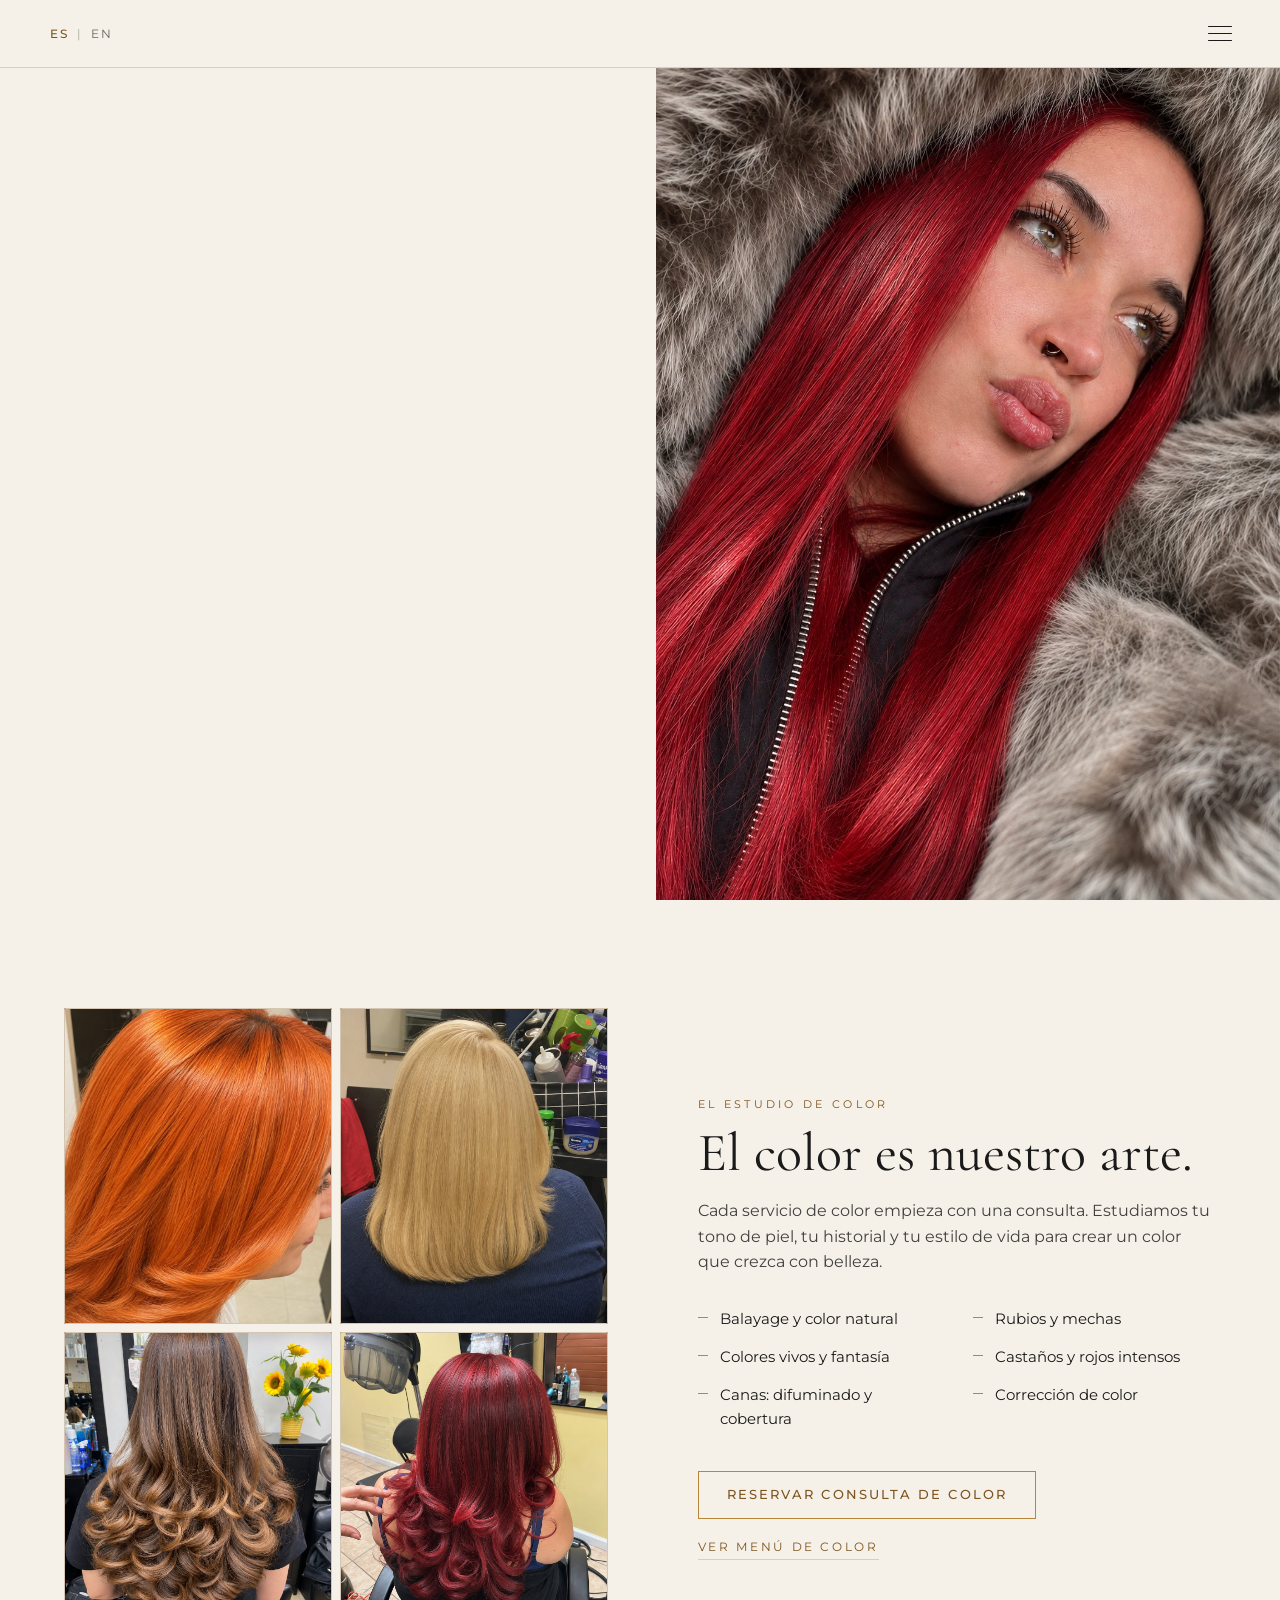
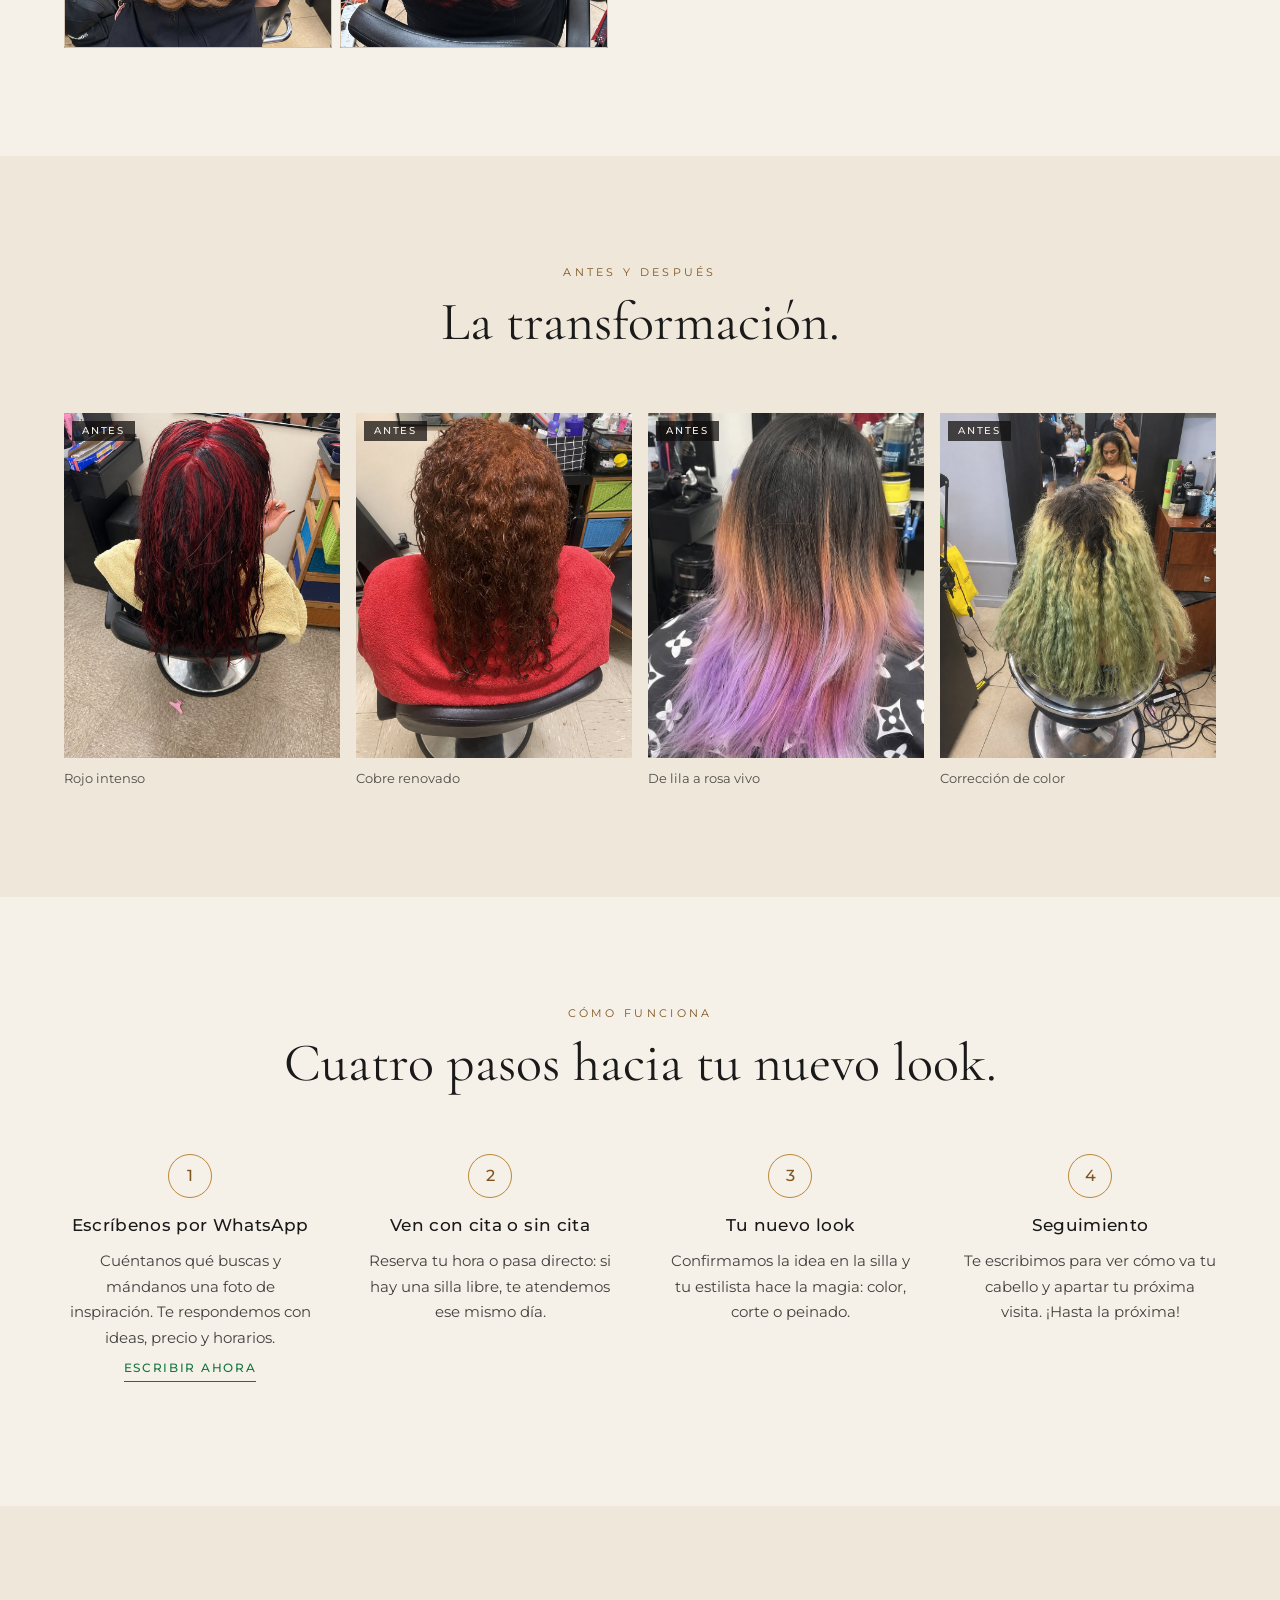
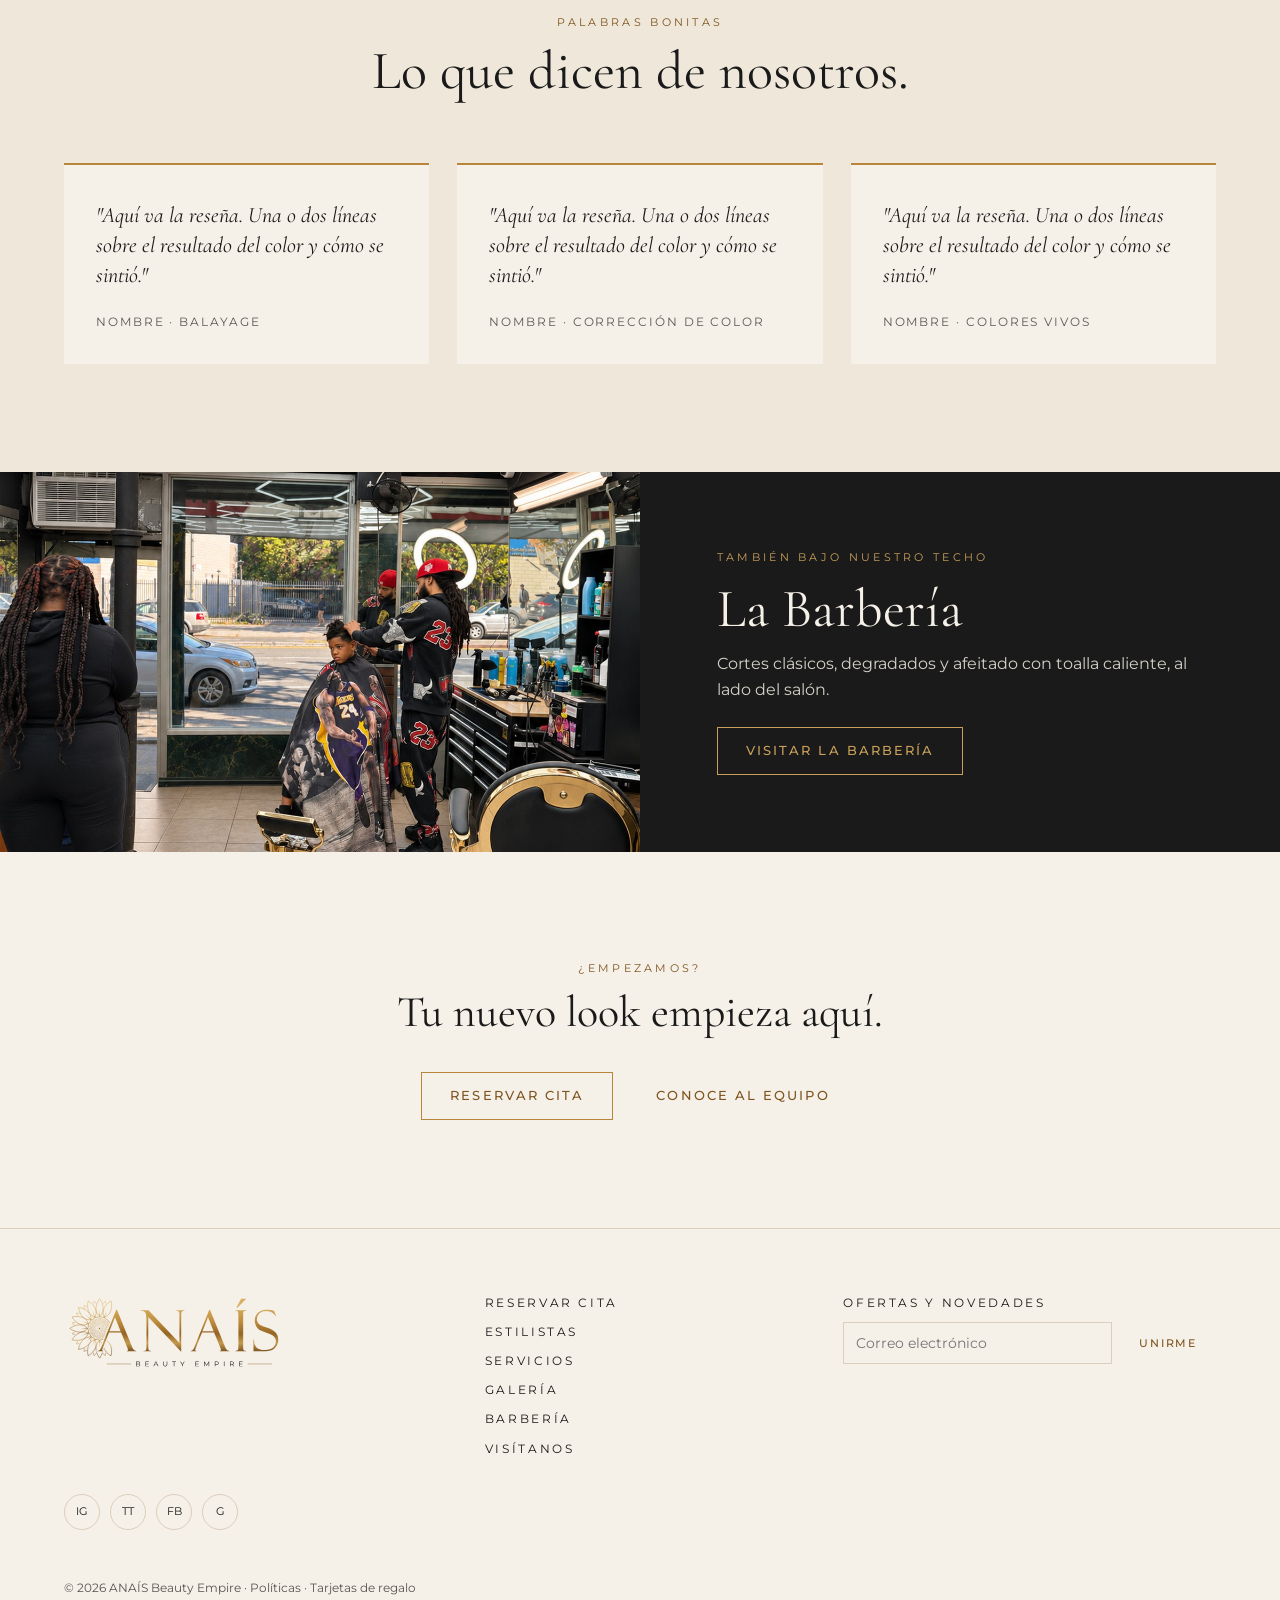
<file: index.html>
<!doctype html>
<html lang="es">
<head>
  <meta charset="utf-8">
  <meta name="viewport" content="width=device-width, initial-scale=1">
  <title>ANAÍS Beauty Empire</title>
  <link rel="icon" href="anais-icon-sunflower-gold-light-bg.svg" type="image/svg+xml">
  <link rel="preconnect" href="https://fonts.googleapis.com">
  <link rel="preconnect" href="https://fonts.gstatic.com" crossorigin>
  <link href="https://fonts.googleapis.com/css2?family=Cormorant+Garamond:ital,wght@0,400;0,500;1,400&family=Montserrat:wght@400;500&display=swap" rel="stylesheet">
  <link rel="stylesheet" href="css/site.css?v=2026-11-26-scale3">
  <link rel="stylesheet" href="css/sections.css?v=2026-11-26-heroalign">
  <link rel="stylesheet" href="css/booking.css?v=2026-11-26-scale2">
  <link rel="stylesheet" href="css/wireframe.css?v=2026-11-26-scale1">
  <link rel="stylesheet" href="css/intro.css?v=2026-11-25e">
  <script>
    // pick the language before anything paints (Spanish unless the visitor chose English)
    try { if (localStorage.getItem('anais-lang') === 'en') document.documentElement.lang = 'en'; } catch (e) {}
  </script>
</head>
<body class="intro-on">

  <!-- Entrance: a frame of gold flowers circles the screen and breathes while a gold sunflower
       turns in the centre and becomes the logo's sunflower; the frame parts, the sunflower
       settles into the header, and the ANAÍS logo writes itself in. -->
  <div class="intro" aria-hidden="true">
    <div class="intro__veil">
      <svg class="intro__meadow" preserveAspectRatio="xMidYMax slice"></svg>
    </div>
    <div class="intro__bloom">
      <img class="intro__bloom-photo" src="assets/flowers-photos/gold/sunflower-hero-rich.webp" alt="">
      <img class="intro__bloom-dark" src="anais-icon-sunflower-gold-dark-bg.svg" alt="">
      <img class="intro__bloom-light" src="anais-icon-sunflower-gold-light-bg.svg" alt="">
    </div>
  </div>
  <noscript><style>.intro { display: none; } body.intro-on { overflow: auto; } .hero__logo, .brand__word { -webkit-mask: none !important; mask: none !important; } .brand__icon { opacity: 0 !important; } .brand__flower { opacity: 1 !important; }</style></noscript>

  <!-- ================= HEADER =================
       ES | EN on the left, logo in the centre, menu button on the right.
       The menu slides in from the right, word by word, without covering the page. -->
  <header class="header">
    <div class="lang" role="group" aria-label="Idioma / Language">
      <button type="button" data-lang="es" aria-pressed="true">ES</button>
      <span class="lang__sep" aria-hidden="true">|</span>
      <button type="button" data-lang="en" aria-pressed="false">EN</button>
    </div>
    <a class="brand" href="#top" aria-label="ANAÍS">
      <!-- the official logo, in layers: the intro's sunflower lands on .brand__icon, which then
           turns into the logo's own sunflower while "ANAÍS" writes in over it -->
      <span class="brand__lockup only-salon">
        <img class="brand__icon" data-intro-slot src="anais-icon-sunflower-gold-light-bg.svg" alt="">
        <img class="brand__flower" src="anais-lockup-flower-gold-light-bg.svg" alt="">
        <img class="brand__word" src="anais-lockup-word-gold-light-bg.svg" alt="">
      </span>
      <img class="brand__barber only-barber" src="anais-barbershop-lockup-gold-dark-bg.svg" alt="ANAÍS Barbershop">
    </a>
    <button class="menu-btn" type="button" aria-expanded="false" aria-controls="menu" aria-label="Menú">
      <span class="menu-btn__bars" aria-hidden="true"></span>
    </button>
  </header>

  <nav class="menu" id="menu" aria-label="Menú">
    <a class="menu__book" href="#book" style="--i:0"><span lang="es">Reservar cita</span><span lang="en">Book appointment</span></a>
    <a class="only-salon" href="#stylists" style="--i:1"><span lang="es">Estilistas</span><span lang="en">Stylists</span></a>
    <a class="only-salon" href="#services" style="--i:2"><span lang="es">Servicios</span><span lang="en">Services</span></a>
    <a class="only-salon" href="#gallery" style="--i:3"><span lang="es">Galería</span><span lang="en">Gallery</span></a>
    <a class="only-barber" href="#barbers" style="--i:1"><span lang="es">Barberos</span><span lang="en">Barbers</span></a>
    <a class="only-barber" href="#barber-services" style="--i:2"><span lang="es">Servicios</span><span lang="en">Services</span></a>
    <a class="only-barber" href="#barber-gallery" style="--i:3"><span lang="es">Galería</span><span lang="en">Gallery</span></a>
    <a href="#visit" style="--i:4"><span lang="es">Visítanos</span><span lang="en">Visit us</span></a>
    <a class="only-salon menu__switch" href="#barbershop" style="--i:5"><span lang="es">Barbería</span><span lang="en">Barbershop</span></a>
    <a class="only-barber menu__switch" href="#salon" style="--i:5"><span lang="es">Salón</span><span lang="en">Salon</span></a>
  </nav>

  <!-- =========================================================
       SALON
       ========================================================= -->
  <main id="salon" data-mode-view="salon">

    <!-- PAGE: salon home -->
    <div class="page" data-page="salon">

    <!-- Hero -->
    <section class="hero hero--photo">
      <!-- the hero photos cross-fade, 3 seconds each (css/sections.css: hero-swap-*) -->
      <div class="hero__slides">
        <img class="hero__photo hero__photo--red" src="assets/photos/hero-red.jpg" width="1027" height="1532" fetchpriority="high"
             alt="Clienta con cabello rojo vivo, liso y largo / Client with long, sleek vivid red hair">
        <img class="hero__photo hero__photo--silver" src="assets/photos/hero-silver.jpg" width="1117" height="1408"
             alt="Clienta con ondas largas en plateado azulado / Client with long silver-blue waves">
        <img class="hero__photo hero__photo--blonde" src="assets/photos/hero-blonde.jpg" width="1200" height="2145"
             alt="Clienta con ondas largas en rubio claro / Client with long, light blonde waves">
        <img class="hero__photo hero__photo--waves" src="assets/photos/hero-salon-curls.jpg" width="1086" height="1448"
             alt="Clienta en el salón con ondas grandes en rubio miel / Salon client with big honey-blonde waves">
      </div>
      <p class="hero__lede"><span lang="es">La belleza, en plena flor.</span><span lang="en">Beauty, in full bloom.</span></p>
      <p class="hero__sub">
        <span lang="es">Un salón especializado en color: balayage, rubios, colores vivos y corrección de color, y además cada corte, tratamiento y peinado.</span>
        <span lang="en">A color-first salon: balayage, blonding, vivids and color correction, plus every cut, treatment and finish in between.</span>
      </p>
      <!-- "Reservar cita" is the main button (gold outline); the second one is plain.
           WhatsApp is the floating button at the bottom right. -->
      <div class="hero__ctas">
        <a class="btn btn--key" href="#book"><span lang="es">Reservar cita</span><span lang="en">Book an appointment</span></a>
        <a class="btn" href="#stylists"><span lang="es">Conoce a las estilistas</span><span lang="en">Meet the stylists</span></a>
      </div>
    </section>

    <!-- Color Studio: the main service -->
    <section class="sec" id="color">
      <div class="split">
        <div class="collage">
          <!-- four colours from the salon's own work (web copies of photos/facebook/hair, cropped to
               the hair). Still to do: the house photo treatment, quiet black-and-white background. -->
          <div class="ph ph--photo"><img src="assets/color/hair-123.jpg" width="551" height="788" loading="lazy"
               alt="Melena cobre intenso con puntas hacia fuera / Vivid copper hair with flicked ends"></div>
          <div class="ph ph--photo"><img src="assets/color/hair-136.jpg" width="1100" height="1027" loading="lazy"
               alt="Melena media en rubio dorado / Golden blonde shoulder-length hair"></div>
          <div class="ph ph--photo"><img src="assets/color/hair-349.jpg" width="878" height="1100" loading="lazy"
               alt="Balayage de castaño a caramelo con ondas / Brunette to caramel balayage with curls"></div>
          <div class="ph ph--photo"><img src="assets/color/hair-299.jpg" width="720" height="797" loading="lazy"
               alt="Rojo cereza con ondas / Cherry red with curls"></div>
        </div>
        <div class="split__text">
          <p class="eyebrow"><span lang="es">El Estudio de Color</span><span lang="en">The Color Studio</span></p>
          <h2><span lang="es">El color es nuestro arte.</span><span lang="en">Color is our craft.</span></h2>
          <p class="lede">
            <span lang="es">Cada servicio de color empieza con una consulta. Estudiamos tu tono de piel, tu historial y tu estilo de vida para crear un color que crezca con belleza.</span>
            <span lang="en">Every color service starts with a consultation. We read your skin tone, your history and how you live with your hair, then build color that grows out beautifully.</span>
          </p>
          <ul class="checks">
            <li><span lang="es">Balayage y color natural</span><span lang="en">Balayage &amp; lived-in color</span></li>
            <li><span lang="es">Rubios y mechas</span><span lang="en">Blonding &amp; foil highlights</span></li>
            <li><span lang="es">Colores vivos y fantasía</span><span lang="en">Vivid &amp; fashion color</span></li>
            <li><span lang="es">Castaños y rojos intensos</span><span lang="en">Rich brunettes &amp; reds</span></li>
            <li><span lang="es">Canas: difuminado y cobertura</span><span lang="en">Grey blending &amp; coverage</span></li>
            <li><span lang="es">Corrección de color</span><span lang="en">Color correction</span></li>
          </ul>
          <div class="row">
            <a class="btn btn--key" href="#book"><span lang="es">Reservar consulta de color</span><span lang="en">Book a color consultation</span></a>
            <a class="link" href="#menu-color"><span lang="es">Ver menú de color</span><span lang="en">See color menu</span></a>
          </div>
        </div>
      </div>
    </section>

    <!-- Before / after -->
    <section class="sec sec--band" id="before-after">
      <div class="sec-head">
        <p class="eyebrow"><span lang="es">Antes y después</span><span lang="en">Before &amp; after</span></p>
        <h2><span lang="es">La transformación.</span><span lang="en">The transformation.</span></h2>
      </div>
      <!-- each tile shows the before photo, then the after, 3 seconds each (js/gallery.js);
           the Antes / Después label follows (css/sections.css). Photos: assets/before-after/ -->
      <div class="ba">
        <figure><div class="shot ba__shot">
          <img class="is-on" src="assets/before-after/red-antes.jpg" alt="Antes: cabello oscuro con mechas rojas desteñidas / Before: dark hair with faded red streaks" loading="lazy">
          <img src="assets/before-after/red-despues.jpg" alt="Después: rojo intenso / After: vivid red" loading="lazy">
        </div><figcaption><span lang="es">Rojo intenso</span><span lang="en">Vivid red</span></figcaption></figure>
        <figure><div class="shot ba__shot">
          <img class="is-on" src="assets/before-after/copper-antes.jpg" alt="Antes: cobre rizado / Before: curly copper" loading="lazy">
          <img src="assets/before-after/copper-despues.jpg" alt="Después: cobre liso y brillante / After: sleek, glossy copper" loading="lazy">
        </div><figcaption><span lang="es">Cobre renovado</span><span lang="en">Copper refresh</span></figcaption></figure>
        <figure><div class="shot ba__shot">
          <img class="is-on" src="assets/before-after/pink-antes.jpg" alt="Antes: puntas lila desteñidas / Before: faded lilac ends" loading="lazy">
          <img src="assets/before-after/pink-despues.jpg" alt="Después: rosa vivo / After: vivid pink" loading="lazy">
        </div><figcaption><span lang="es">De lila a rosa vivo</span><span lang="en">Lilac to vivid pink</span></figcaption></figure>
        <figure><div class="shot ba__shot">
          <img class="is-on" src="assets/before-after/correction-antes.jpg" alt="Antes: rubio amarillento y verdoso, maltratado / Before: brassy, green-tinged damaged blonde" loading="lazy">
          <img src="assets/before-after/correction-despues.jpg" alt="Después: rubio platino, liso / After: sleek platinum blonde" loading="lazy">
        </div><figcaption><span lang="es">Corrección de color</span><span lang="en">Color correction</span></figcaption></figure>
      </div>
    </section>

    <!-- How it works: four steps, from the first WhatsApp message to the follow-up -->
    <section class="sec" id="how-it-works">
      <div class="sec-head">
        <p class="eyebrow"><span lang="es">Cómo funciona</span><span lang="en">How it works</span></p>
        <h2><span lang="es">Cuatro pasos hacia tu nuevo look.</span><span lang="en">Four steps to your new look.</span></h2>
      </div>
      <ol class="steps steps--4">
        <li><span class="steps__n">1</span>
          <h3><span lang="es">Escríbenos por WhatsApp</span><span lang="en">Message us on WhatsApp</span></h3>
          <p><span lang="es">Cuéntanos qué buscas y mándanos una foto de inspiración. Te respondemos con ideas, precio y horarios.</span><span lang="en">Tell us what you have in mind and send an inspiration photo. We reply with ideas, pricing and times.</span>
            <a class="steps__link" href="https://wa.me/15550100000" data-wa-main target="_blank" rel="noopener"><span lang="es">Escribir ahora</span><span lang="en">Message now</span></a></p></li>
        <li><span class="steps__n">2</span>
          <h3><span lang="es">Ven con cita o sin cita</span><span lang="en">Come in, booked or walk-in</span></h3>
          <p><span lang="es">Reserva tu hora o pasa directo: si hay una silla libre, te atendemos ese mismo día.</span><span lang="en">Book a time or just drop by: if a chair is free, we'll take you that same day.</span></p></li>
        <li><span class="steps__n">3</span>
          <h3><span lang="es">Tu nuevo look</span><span lang="en">Your new look</span></h3>
          <p><span lang="es">Confirmamos la idea en la silla y tu estilista hace la magia: color, corte o peinado.</span><span lang="en">We confirm the plan in the chair, then your stylist works the magic: color, cut or style.</span></p></li>
        <li><span class="steps__n">4</span>
          <h3><span lang="es">Seguimiento</span><span lang="en">Follow-up</span></h3>
          <p><span lang="es">Te escribimos para ver cómo va tu cabello y apartar tu próxima visita. ¡Hasta la próxima!</span><span lang="en">We check in on how your hair is doing and set up your next visit. See you next time!</span></p></li>
      </ol>
    </section>

    <!-- Testimonials -->
    <section class="sec sec--band">
      <div class="sec-head">
        <p class="eyebrow"><span lang="es">Palabras bonitas</span><span lang="en">Kind words</span></p>
        <h2><span lang="es">Lo que dicen de nosotros.</span><span lang="en">What people say about us.</span></h2>
      </div>
      <div class="quotes">
        <blockquote><p><span lang="es">"Aquí va la reseña. Una o dos líneas sobre el resultado del color y cómo se sintió."</span><span lang="en">"Review text goes here. One or two lines about the color result and how they felt."</span></p><cite><span lang="es">Nombre</span><span lang="en">Guest name</span> · Balayage</cite></blockquote>
        <blockquote><p><span lang="es">"Aquí va la reseña. Una o dos líneas sobre el resultado del color y cómo se sintió."</span><span lang="en">"Review text goes here. One or two lines about the color result and how they felt."</span></p><cite><span lang="es">Nombre · Corrección de color</span><span lang="en">Guest name · Color correction</span></cite></blockquote>
        <blockquote><p><span lang="es">"Aquí va la reseña. Una o dos líneas sobre el resultado del color y cómo se sintió."</span><span lang="en">"Review text goes here. One or two lines about the color result and how they felt."</span></p><cite><span lang="es">Nombre · Colores vivos</span><span lang="en">Guest name · Vivids</span></cite></blockquote>
      </div>
    </section>

    <!-- Cross-link to the barbershop -->
    <section class="crosslink">
      <img class="crosslink__photo" src="assets/photos/hero-barber.jpg?v=editorial" width="1200" height="1600" loading="lazy"
           alt="Barbero cortando el pelo a un cliente en la barbería / A barber giving a client a cut in the shop">
      <div class="crosslink__text">
        <p class="eyebrow"><span lang="es">También bajo nuestro techo</span><span lang="en">Also under our roof</span></p>
        <h2><span lang="es">La Barbería</span><span lang="en">The Barbershop</span></h2>
        <p><span lang="es">Cortes clásicos, degradados y afeitado con toalla caliente, al lado del salón.</span><span lang="en">Classic cuts, fades and hot-towel shaves, next door to the salon.</span></p>
        <a class="btn" href="#barbershop"><span lang="es">Visitar la barbería</span><span lang="en">Visit the barbershop</span></a>
      </div>
    </section>

    <!-- Closing: the same pair of buttons as the hero (book is the main one, gold outline;
         WhatsApp is the floating button) -->
    <section class="sec closing">
      <div class="sec-head">
        <p class="eyebrow"><span lang="es">¿Empezamos?</span><span lang="en">Shall we start?</span></p>
        <h2><span lang="es">Tu nuevo look empieza aquí.</span><span lang="en">Your new look starts here.</span></h2>
      </div>
      <div class="closing__ctas">
        <a class="btn btn--key" href="#book"><span lang="es">Reservar cita</span><span lang="en">Book an appointment</span></a>
        <a class="btn" href="#stylists"><span lang="es">Conoce al equipo</span><span lang="en">Meet the team</span></a>
      </div>
    </section>
    </div>

    <!-- PAGE: Stylists -->
    <section class="page sec" id="stylists" data-page="stylists">
      <div class="sec-head">
        <p class="eyebrow"><span lang="es">Estilistas</span><span lang="en">Stylists</span></p>
        <h2><span lang="es">Conoce al equipo.</span><span lang="en">Meet the team.</span></h2>
        <p class="lede"><span lang="es">Especialistas en color, corte y peinado. Reserva con quien ya conoces o deja que te recomendemos.</span><span lang="en">Colorists, cutters and finishers. Book with someone you know, or let us match you.</span></p>
      </div>
      <!-- PLACEHOLDER TEAM: invented names and stock headshots, not the salon's people. Replace both
           before launch. The seven portraits (here and on the Barbers page) are free-licence photos
           from unsplash.com, cropped to 4:5: stylist-1 /photos/SJvDxw0azqw, stylist-2 /photos/r0Sua2EUKh4,
           stylist-3 /photos/pq9npYMirk8, stylist-4 /photos/YOpW7lvK794, barber-1 /photos/UqHd7ge2kWU,
           barber-2 /photos/oCQSzJp5mVE, barber-3 /photos/1L-rg-6Ux5I -->
      <div class="people">
        <article class="person" data-staff="s1" data-whatsapp="15550100001" data-profile="stylist-1">
          <a class="person__link" href="#stylist-1">
            <div class="ph ph--portrait ph--photo"><img src="assets/team/stylist-1.jpg" width="800" height="1000" loading="lazy"
                 alt="Retrato de Anaís / Portrait of Anaís"></div>
            <h3>Anaís</h3>
          </a>
          <!-- shown on the profile page (built by js/site.js) -->
          <div class="person__details" hidden>
            <p class="person__role"><span lang="es">Dueña y Directora de Color</span><span lang="en">Owner &amp; Color Director</span></p>
            <ul class="tags"><li>Balayage</li><li><span lang="es">Correcciones</span><span lang="en">Corrections</span></li></ul>
            <p class="person__bio"><span lang="es">Biografía breve: años de experiencia, en qué se especializa y el trabajo que más le gusta hacer.</span><span lang="en">Short bio: years of experience, specialties and the work they love most.</span></p>
          </div>
        </article>
        <article class="person" data-staff="s2" data-whatsapp="15550100002" data-profile="stylist-2">
          <a class="person__link" href="#stylist-2">
            <div class="ph ph--portrait ph--photo"><img src="assets/team/stylist-2.jpg" width="800" height="1000" loading="lazy"
                 alt="Retrato de Carolina / Portrait of Carolina"></div>
            <h3>Carolina</h3>
          </a>
          <!-- shown on the profile page (built by js/site.js) -->
          <div class="person__details" hidden>
            <p class="person__role"><span lang="es">Colorista Sénior</span><span lang="en">Senior Colorist</span></p>
            <ul class="tags"><li><span lang="es">Rubios</span><span lang="en">Blonding</span></li><li><span lang="es">Canas</span><span lang="en">Grey blending</span></li></ul>
            <p class="person__bio"><span lang="es">Biografía breve: años de experiencia, en qué se especializa y el trabajo que más le gusta hacer.</span><span lang="en">Short bio: years of experience, specialties and the work they love most.</span></p>
          </div>
        </article>
        <article class="person" data-staff="s3" data-whatsapp="15550100003" data-profile="stylist-3">
          <a class="person__link" href="#stylist-3">
            <div class="ph ph--portrait ph--photo"><img src="assets/team/stylist-3.jpg" width="800" height="1000" loading="lazy"
                 alt="Retrato de Yaritza / Portrait of Yaritza"></div>
            <h3>Yaritza</h3>
          </a>
          <!-- shown on the profile page (built by js/site.js) -->
          <div class="person__details" hidden>
            <p class="person__role"><span lang="es">Especialista en Colores Vivos</span><span lang="en">Vivid Color Specialist</span></p>
            <ul class="tags"><li><span lang="es">Colores vivos</span><span lang="en">Vivids</span></li><li><span lang="es">Cortes creativos</span><span lang="en">Creative cuts</span></li></ul>
            <p class="person__bio"><span lang="es">Biografía breve: años de experiencia, en qué se especializa y el trabajo que más le gusta hacer.</span><span lang="en">Short bio: years of experience, specialties and the work they love most.</span></p>
          </div>
        </article>
        <article class="person" data-staff="s4" data-whatsapp="15550100004" data-profile="stylist-4">
          <a class="person__link" href="#stylist-4">
            <div class="ph ph--portrait ph--photo"><img src="assets/team/stylist-4.jpg" width="800" height="1000" loading="lazy"
                 alt="Retrato de Marisol / Portrait of Marisol"></div>
            <h3>Marisol</h3>
          </a>
          <!-- shown on the profile page (built by js/site.js) -->
          <div class="person__details" hidden>
            <p class="person__role"><span lang="es">Estilista</span><span lang="en">Stylist</span></p>
            <ul class="tags"><li><span lang="es">Cortes</span><span lang="en">Cuts</span></li><li><span lang="es">Extensiones</span><span lang="en">Extensions</span></li></ul>
            <p class="person__bio"><span lang="es">Biografía breve: años de experiencia, en qué se especializa y el trabajo que más le gusta hacer.</span><span lang="en">Short bio: years of experience, specialties and the work they love most.</span></p>
          </div>
        </article>
      </div>
    </section>

    <!-- PAGE: Services -->
    <section class="page sec" id="services" data-page="services">
      <div class="sec-head">
        <p class="eyebrow"><span lang="es">Servicios</span><span lang="en">Services</span></p>
        <h2><span lang="es">El menú completo.</span><span lang="en">The full menu.</span></h2>
        <p class="lede"><span lang="es">Nos especializamos en colores únicos, creados solo para ti, y somos un salón completo: cortes, tratamientos, peinados y uñas.</span><span lang="en">We specialize in one-of-a-kind hair color made just for you, and we're a full-service salon: cuts, treatments, styling and nails.</span></p>
        <p class="svc-call"><a href="https://wa.me/15550100000" data-wa-desk target="_blank" rel="noopener"><svg aria-hidden="true" viewBox="0 0 24 24" width="16" height="16"><use href="#icon-whatsapp"/></svg><span lang="es">Pregunta precios por WhatsApp</span><span lang="en">Ask for prices on WhatsApp</span></a></p>
      </div>

      <div class="svc-menu">
        <details id="menu-color" class="svc-menu__cat svc-menu__cat--feature">
          <summary><h3>Color <span class="badge"><span lang="es">Especialidad</span><span lang="en">Signature</span></span></h3><span class="svc-menu__desc"><span lang="es">Balayage, mechas, colores vivos, canas y corrección</span><span lang="en">Balayage, highlights, vivids, greys and correction</span></span></summary>
          <ul class="svc">
            <li><span><span lang="es">Consulta de color</span><span lang="en">Color consultation</span></span><b><span lang="es">Gratis</span><span lang="en">Free</span></b></li>
            <li><span><span lang="es">Balayage y color natural</span><span lang="en">Balayage &amp; lived-in color</span></span></li>
            <li><details class="svc-sub"><summary><span><span lang="es">Mechas</span><span lang="en">Highlights</span></span><small>2</small></summary><ul><li><span lang="es">Completas</span><span lang="en">Full</span></li><li><span lang="es">Parciales</span><span lang="en">Partial</span></li></ul></details></li>
            <li><span><span lang="es">Colores vivos y fantasía</span><span lang="en">Vivid &amp; fashion color</span></span></li>
            <li><details class="svc-sub"><summary><span><span lang="es">Tinte</span><span lang="en">All-over color</span></span><small>2</small></summary><ul><li><span lang="es">Un solo proceso</span><span lang="en">Single process</span></li><li><span lang="es">Retoque de raíz</span><span lang="en">Root touch-up</span></li></ul></details></li>
            <li><details class="svc-sub"><summary><span><span lang="es">Canas</span><span lang="en">Grey hair</span></span><small>2</small></summary><ul><li><span lang="es">Difuminado</span><span lang="en">Blending</span></li><li><span lang="es">Cobertura</span><span lang="en">Coverage</span></li></ul></details></li>
            <li><span><span lang="es">Gloss y matizador</span><span lang="en">Gloss &amp; toner</span></span></li>
            <li><span><span lang="es">Corrección de color</span><span lang="en">Color correction</span></span></li>
          </ul>
        </details>
        <details id="menu-cuts" class="svc-menu__cat">
          <summary><h3><span lang="es">Cortes y peinados</span><span lang="en">Cuts &amp; styling</span></h3><span class="svc-menu__desc"><span lang="es">Cortes, secados, silk press, novias y eventos</span><span lang="en">Cuts, blowouts, silk press, bridal and events</span></span></summary>
          <ul class="svc">
            <li><details class="svc-sub"><summary><span><span lang="es">Cortes</span><span lang="en">Cuts</span></span><small>4</small></summary><ul><li><span lang="es">Dama</span><span lang="en">Women's</span></li><li><span lang="es">Caballero</span><span lang="en">Men's</span></li><li><span lang="es">Infantil (menores de 12)</span><span lang="en">Kids (under 12)</span></li><li><span lang="es">Flequillo</span><span lang="en">Bang trim</span></li></ul></details></li>
            <li><span><span lang="es">Secado (blower)</span><span lang="en">Blowout</span></span></li>
            <li><span>Silk press</span></li>
            <li><details class="svc-sub"><summary><span><span lang="es">Novias y eventos</span><span lang="en">Bridal &amp; events</span></span><small>3</small></summary><ul><li><span lang="es">Recogido o peinado de evento</span><span lang="en">Updo or event styling</span></li><li><span lang="es">Prueba de novia</span><span lang="en">Bridal trial</span></li><li><span lang="es">Peinado de boda</span><span lang="en">Wedding-day hair</span></li></ul></details></li>
          </ul>
        </details>
        <details id="menu-treatments" class="svc-menu__cat">
          <summary><h3><span lang="es">Tratamientos y textura</span><span lang="en">Treatments &amp; texture</span></h3><span class="svc-menu__desc"><span lang="es">Reparación, hidratación, keratina, rizos y alisados</span><span lang="en">Repair, hydration, keratin, curls and smoothing</span></span></summary>
          <ul class="svc">
            <li><details class="svc-sub"><summary><span><span lang="es">Tratamientos</span><span lang="en">Treatments</span></span><small>3</small></summary><ul><li><span lang="es">Reparador</span><span lang="en">Bond repair</span></li><li><span lang="es">Hidratación profunda</span><span lang="en">Deep conditioning</span></li><li><span lang="es">Cuero cabelludo</span><span lang="en">Scalp</span></li></ul></details></li>
            <li><details class="svc-sub"><summary><span><span lang="es">Alisados</span><span lang="en">Smoothing</span></span><small>2</small></summary><ul><li><span lang="es">Keratina</span><span lang="en">Keratin</span></li><li><span lang="es">Alisado químico (relaxer)</span><span lang="en">Relaxer</span></li></ul></details></li>
            <li><details class="svc-sub"><summary><span><span lang="es">Rizos y ondas</span><span lang="en">Curls &amp; waves</span></span><small>2</small></summary><ul><li><span lang="es">Permanente / ondulado</span><span lang="en">Perm / body wave</span></li><li><span lang="es">Corte y definición de rizos</span><span lang="en">Curl cut &amp; define</span></li></ul></details></li>
          </ul>
        </details>
        <details id="menu-extensions" class="svc-menu__cat">
          <summary><h3><span lang="es">Extensiones</span><span lang="en">Extensions</span></h3><span class="svc-menu__desc"><span lang="es">Tape-in, cortinas cosidas a mano y mantenimiento</span><span lang="en">Tape-in, hand-tied wefts and maintenance</span></span></summary>
          <ul class="svc">
            <li><span><span lang="es">Consulta de extensiones</span><span lang="en">Extension consultation</span></span><b><span lang="es">Gratis</span><span lang="en">Free</span></b></li>
            <li><details class="svc-sub"><summary><span><span lang="es">Tipos de extensiones</span><span lang="en">Extension methods</span></span><small>2</small></summary><ul><li>Tape-in</li><li><span lang="es">Cortinas cosidas a mano</span><span lang="en">Hand-tied wefts</span></li></ul></details></li>
            <li><span><span lang="es">Mantenimiento</span><span lang="en">Move-up / maintenance</span></span></li>
          </ul>
        </details>
        <details id="menu-nails" class="svc-menu__cat">
          <summary><h3><span lang="es">Uñas: manos y pies</span><span lang="en">Nails: hands &amp; feet</span></h3><span class="svc-menu__desc"><span lang="es">Manicura, pedicura, gel, acrílico y diseños</span><span lang="en">Manicures, pedicures, gel, acrylic and nail art</span></span></summary>
          <ul class="svc">
            <li><details class="svc-sub"><summary><span><span lang="es">Manos</span><span lang="en">Hands</span></span><small>3</small></summary><ul><li><span lang="es">Manicura clásica</span><span lang="en">Classic manicure</span></li><li><span lang="es">Manicura en gel</span><span lang="en">Gel manicure</span></li><li><span lang="es">Acrílicas: set completo y relleno</span><span lang="en">Acrylic: full set &amp; fill</span></li></ul></details></li>
            <li><details class="svc-sub"><summary><span><span lang="es">Pies</span><span lang="en">Feet</span></span><small>3</small></summary><ul><li><span lang="es">Pedicura clásica</span><span lang="en">Classic pedicure</span></li><li><span lang="es">Pedicura spa</span><span lang="en">Spa pedicure</span></li><li><span lang="es">Pedicura en gel</span><span lang="en">Gel pedicure</span></li></ul></details></li>
            <li><span><span lang="es">Diseño de uñas (nail art)</span><span lang="en">Nail art</span></span></li>
            <li><span><span lang="es">Retiro de gel o acrílico</span><span lang="en">Gel or acrylic removal</span></span></li>
          </ul>
        </details>
        <details id="menu-brows" class="svc-menu__cat">
          <summary><h3><span lang="es">Cejas y pestañas</span><span lang="en">Brows &amp; lashes</span></h3><span class="svc-menu__desc"><span lang="es">Diseño y tinte</span><span lang="en">Shaping and tinting</span></span></summary>
          <ul class="svc">
            <li><span><span lang="es">Diseño de cejas</span><span lang="en">Brow shaping</span></span></li>
            <li><details class="svc-sub"><summary><span><span lang="es">Tinte</span><span lang="en">Tint</span></span><small>2</small></summary><ul><li><span lang="es">Cejas</span><span lang="en">Brows</span></li><li><span lang="es">Pestañas</span><span lang="en">Lashes</span></li></ul></details></li>
          </ul>
        </details>
      </div>
    </section>

    <!-- PAGE: Gallery -->
    <section class="page sec" id="gallery" data-page="gallery">
      <div class="sec-head">
        <p class="eyebrow"><span lang="es">Galería</span><span lang="en">Gallery</span></p>
        <h2><span lang="es">Trabajos recientes.</span><span lang="en">Recent work.</span></h2>
      </div>
      <!-- chips filter the gallery by data-cat (js/gallery.js). A tile can carry several words,
           e.g. data-cat="hair blonde". A chip only shows when at least one tile carries its word,
           so every chip on screen does something: today that is All, Hair and Nails. The colour
           chips appear on their own once hair photos are tagged blonde / brunette / vivid /
           correction / cut. -->
      <div class="chips" data-gallery-filter>
        <button type="button" class="chip is-on" data-filter="all" aria-pressed="true"><span lang="es">Todo</span><span lang="en">All</span></button>
        <button type="button" class="chip" data-filter="hair" aria-pressed="false"><span lang="es">Cabello</span><span lang="en">Hair</span></button>
        <button type="button" class="chip" data-filter="blonde" aria-pressed="false"><span lang="es">Rubios</span><span lang="en">Blonde</span></button>
        <button type="button" class="chip" data-filter="brunette" aria-pressed="false"><span lang="es">Castaños</span><span lang="en">Brunette</span></button>
        <button type="button" class="chip" data-filter="vivid" aria-pressed="false"><span lang="es">Vivos</span><span lang="en">Vivid</span></button>
        <button type="button" class="chip" data-filter="correction" aria-pressed="false"><span lang="es">Correcciones</span><span lang="en">Corrections</span></button>
        <button type="button" class="chip" data-filter="cut" aria-pressed="false"><span lang="es">Cortes</span><span lang="en">Cuts</span></button>
        <button type="button" class="chip" data-filter="nails" aria-pressed="false"><span lang="es">Uñas</span><span lang="en">Nails</span></button>
      </div>
      <!-- A tile can hold several photos of the same work; they take turns every 3 seconds
           (js/gallery.js). Photos: assets/gallery/, web copies of photos/facebook/. -->
      <div class="gallery">
        <figure class="shot" data-cat="nails">
          <img class="is-on" src="assets/gallery/nails-129.jpg" alt="Uñas largas nude con punta francesa plateada / Long nude nails with silver French tips" loading="lazy">
          <img src="assets/gallery/nails-130.jpg" alt="" loading="lazy">
        </figure>
        <figure class="shot" data-cat="nails">
          <img class="is-on" src="assets/gallery/nails-355.jpg" alt="Uñas naranja neón con plateado y cristales / Neon orange nails with silver glitter and crystals" loading="lazy">
          <img src="assets/gallery/nails-357.jpg" alt="" loading="lazy">
        </figure>
        <figure class="shot" data-cat="nails">
          <img class="is-on" src="assets/gallery/nails-354.jpg" alt="Uñas azul eléctrico con una uña brillante / Electric blue nails with a glitter accent" loading="lazy">
          <img src="assets/gallery/nails-359.jpg" alt="" loading="lazy">
          <img src="assets/gallery/nails-350.jpg" alt="" loading="lazy">
        </figure>
        <figure class="shot" data-cat="nails">
          <img class="is-on" src="assets/gallery/nails-361.jpg" alt="Uñas rosa salmón con una uña plateada / Salmon pink nails with a silver accent" loading="lazy">
        </figure>
        <figure class="shot" data-cat="nails">
          <img class="is-on" src="assets/gallery/nails-343.jpg" alt="Uñas blancas cuadradas / Square white nails" loading="lazy">
        </figure>
        <figure class="shot" data-cat="nails">
          <img class="is-on" src="assets/gallery/nails-059.jpg" alt="Uñas cortas rosa pálido / Short pale pink nails" loading="lazy">
        </figure>
        <div class="ph ph--square" data-cat="hair">Foto</div><div class="ph ph--square" data-cat="hair">Foto</div><div class="ph ph--square" data-cat="hair">Foto</div>
      </div>
      <div class="row row--center"><a class="link" href="#gallery"><span lang="es">Síguenos en Instagram</span><span lang="en">Follow us on Instagram</span></a></div>
    </section>

  </main>

  <!-- =========================================================
       BARBERSHOP
       ========================================================= -->
  <main id="barbershop" data-mode-view="barber" hidden>

    <!-- PAGE: barbershop home -->
    <div class="page" data-page="barbershop">

    <section class="hero hero--barber hero--photo">
      <!-- same layout as the salon hero, with one photo (assets/photos/hero-barber.jpg) -->
      <div class="hero__slides">
        <img class="hero__photo hero__photo--barber" src="assets/photos/hero-barber.jpg?v=editorial" width="1200" height="1600"
             alt="Barbero cortando el pelo a un cliente en la barbería / A barber giving a client a cut in the shop">
      </div>
      <p class="hero__lede"><span lang="es">Cortes precisos. Degradados limpios. Toallas calientes.</span><span lang="en">Sharp cuts. Clean fades. Hot towels.</span></p>
      <p class="hero__sub">
        <span lang="es">La barbería de ANAÍS. Cortes clásicos y modernos, barba y afeitado con navaja.</span>
        <span lang="en">The barbershop at ANAÍS. Classic and modern cuts, beard work and straight-razor shaves.</span>
      </p>
      <div class="hero__ctas">
        <a class="btn btn--key" href="#book"><span lang="es">Reservar silla</span><span lang="en">Book a chair</span></a>
        <a class="btn" href="#barbers"><span lang="es">Conoce a los barberos</span><span lang="en">Meet the barbers</span></a>
      </div>
    </section>

    <!-- How it works: the same four steps as the salon -->
    <section class="sec" id="barber-how">
      <div class="sec-head">
        <p class="eyebrow"><span lang="es">Cómo funciona</span><span lang="en">How it works</span></p>
        <h2><span lang="es">Cuatro pasos hacia tu corte.</span><span lang="en">Four steps to your cut.</span></h2>
      </div>
      <ol class="steps steps--4">
        <li><span class="steps__n">1</span>
          <h3><span lang="es">Escríbenos por WhatsApp</span><span lang="en">Message us on WhatsApp</span></h3>
          <p><span lang="es">Dinos qué corte buscas o mándanos una foto. Te respondemos con ideas, precio y horarios.</span><span lang="en">Tell us the cut you're after, or send a photo. We reply with ideas, pricing and times.</span>
            <a class="steps__link" href="https://wa.me/15550100010" data-wa-desk="hello" target="_blank" rel="noopener"><span lang="es">Escribir ahora</span><span lang="en">Message now</span></a></p></li>
        <li><span class="steps__n">2</span>
          <h3><span lang="es">Ven con cita o sin cita</span><span lang="en">Come in, booked or walk-in</span></h3>
          <p><span lang="es">Reserva tu silla o pasa directo: si hay una libre, te atendemos ese mismo día.</span><span lang="en">Book a chair or just drop by: if one is free, we'll take you that same day.</span></p></li>
        <li><span class="steps__n">3</span>
          <h3><span lang="es">Tu nuevo look</span><span lang="en">Your new look</span></h3>
          <p><span lang="es">Confirmamos la idea en la silla y tu barbero hace el resto: corte, barba o afeitado.</span><span lang="en">We confirm the plan in the chair, then your barber does the rest: cut, beard or shave.</span></p></li>
        <li><span class="steps__n">4</span>
          <h3><span lang="es">Seguimiento</span><span lang="en">Follow-up</span></h3>
          <p><span lang="es">Te escribimos para apartar tu próxima visita. ¡Hasta la próxima!</span><span lang="en">We message you to set up your next visit. See you next time!</span></p></li>
      </ol>
    </section>

    <!-- Gallery preview: tap a photo to see it full screen, or open the whole gallery -->
    <section class="sec sec--band" id="barber-preview">
      <div class="sec-head">
        <p class="eyebrow"><span lang="es">Galería</span><span lang="en">Gallery</span></p>
        <h2><span lang="es">Trabajo reciente.</span><span lang="en">Recent work.</span></h2>
      </div>
      <div class="gallery-preview">
        <div class="ph ph--square">Foto</div><div class="ph ph--square">Foto</div><div class="ph ph--square">Foto</div>
        <div class="ph ph--square">Foto</div><div class="ph ph--square">Foto</div><div class="ph ph--square">Foto</div>
      </div>
      <div class="row row--center"><a class="btn" href="#barber-gallery"><span lang="es">Ver la galería</span><span lang="en">See the gallery</span></a></div>
    </section>

    <!-- Cross-link back to the salon -->
    <section class="crosslink">
      <img class="crosslink__photo crosslink__photo--salon" src="assets/photos/hero-salon-curls.jpg" width="1086" height="1448" loading="lazy"
           alt="Clienta en el salón con ondas grandes en rubio miel / Salon client with big honey-blonde waves">
      <div class="crosslink__text">
        <p class="eyebrow"><span lang="es">Al lado</span><span lang="en">Next door</span></p>
        <h2><span lang="es">Salón ANAÍS</span><span lang="en">ANAÍS Salon</span></h2>
        <p><span lang="es">Especialistas en color, cortes, tratamientos y extensiones.</span><span lang="en">Color specialists, cuts, treatments and extensions.</span></p>
        <a class="btn" href="#salon"><span lang="es">Visitar el salón</span><span lang="en">Visit the salon</span></a>
      </div>
    </section>

    <!-- Closing: the same pair of buttons as the hero -->
    <section class="sec closing">
      <div class="sec-head">
        <p class="eyebrow"><span lang="es">¿Empezamos?</span><span lang="en">Shall we start?</span></p>
        <h2><span lang="es">Tu próximo corte empieza aquí.</span><span lang="en">Your next cut starts here.</span></h2>
      </div>
      <div class="closing__ctas">
        <a class="btn btn--key" href="#book"><span lang="es">Reservar silla</span><span lang="en">Book a chair</span></a>
        <a class="btn" href="#barbers"><span lang="es">Conoce al equipo</span><span lang="en">Meet the team</span></a>
      </div>
    </section>
    </div>

    <!-- PAGE: Barbers -->
    <section class="page sec" id="barbers" data-page="barbers">
      <div class="sec-head">
        <p class="eyebrow"><span lang="es">Barberos</span><span lang="en">Barbers</span></p>
        <h2><span lang="es">Tus barberos.</span><span lang="en">Your barbers.</span></h2>
        <p class="lede"><span lang="es">Elige a tu barbero o toma la próxima silla libre.</span><span lang="en">Pick your barber, or take the next open chair.</span></p>
      </div>
      <div class="people">
        <article class="person" data-staff="b1" data-whatsapp="15550100011" data-profile="barber-1">
          <a class="person__link" href="#barber-1">
            <div class="ph ph--portrait ph--photo"><img src="assets/team/barber-1.jpg" width="800" height="1000" loading="lazy"
                 alt="Retrato de Ángel / Portrait of Ángel"></div>
            <h3>Ángel</h3>
          </a>
          <!-- shown on the profile page (built by js/site.js) -->
          <div class="person__details" hidden>
            <p class="person__role"><span lang="es">Barbero Maestro</span><span lang="en">Master Barber</span></p>
            <ul class="tags"><li><span lang="es">Degradados</span><span lang="en">Fades</span></li><li><span lang="es">Navaja</span><span lang="en">Razor shaves</span></li></ul>
            <p class="person__bio"><span lang="es">Biografía breve: años de experiencia, en qué se especializa y el corte que más le gusta hacer.</span><span lang="en">Short bio: years of experience, specialties and their favorite cut to do.</span></p>
          </div>
        </article>
        <article class="person" data-staff="b2" data-whatsapp="15550100012" data-profile="barber-2">
          <a class="person__link" href="#barber-2">
            <div class="ph ph--portrait ph--photo"><img src="assets/team/barber-2.jpg" width="800" height="1000" loading="lazy"
                 alt="Retrato de Manny / Portrait of Manny"></div>
            <h3>Manny</h3>
          </a>
          <!-- shown on the profile page (built by js/site.js) -->
          <div class="person__details" hidden>
            <p class="person__role"><span lang="es">Barbero Sénior</span><span lang="en">Senior Barber</span></p>
            <ul class="tags"><li><span lang="es">Cortes a tijera</span><span lang="en">Scissor cuts</span></li><li><span lang="es">Barbas</span><span lang="en">Beards</span></li></ul>
            <p class="person__bio"><span lang="es">Biografía breve: años de experiencia, en qué se especializa y el corte que más le gusta hacer.</span><span lang="en">Short bio: years of experience, specialties and their favorite cut to do.</span></p>
          </div>
        </article>
        <article class="person" data-staff="b3" data-whatsapp="15550100013" data-profile="barber-3">
          <a class="person__link" href="#barber-3">
            <div class="ph ph--portrait ph--photo"><img src="assets/team/barber-3.jpg" width="800" height="1000" loading="lazy"
                 alt="Retrato de Luis / Portrait of Luis"></div>
            <h3>Luis</h3>
          </a>
          <!-- shown on the profile page (built by js/site.js) -->
          <div class="person__details" hidden>
            <p class="person__role"><span lang="es">Barbero</span><span lang="en">Barber</span></p>
            <ul class="tags"><li><span lang="es">Diseños</span><span lang="en">Designs</span></li><li><span lang="es">Cortes infantiles</span><span lang="en">Kids' cuts</span></li></ul>
            <p class="person__bio"><span lang="es">Biografía breve: años de experiencia, en qué se especializa y el corte que más le gusta hacer.</span><span lang="en">Short bio: years of experience, specialties and their favorite cut to do.</span></p>
          </div>
        </article>
      </div>
    </section>

    <!-- PAGE: Barber services -->
    <section class="page sec" id="barber-services" data-page="barber-services">
      <div class="sec-head">
        <p class="eyebrow"><span lang="es">Servicios</span><span lang="en">Services</span></p>
        <h2><span lang="es">El menú de barbería.</span><span lang="en">The barber menu.</span></h2>
        <p class="svc-call"><a href="https://wa.me/15550100000" data-wa-desk target="_blank" rel="noopener"><svg aria-hidden="true" viewBox="0 0 24 24" width="16" height="16"><use href="#icon-whatsapp"/></svg><span lang="es">Pregunta precios por WhatsApp</span><span lang="en">Ask for prices on WhatsApp</span></a></p>
      </div>
      <div class="svc-menu">
        <details id="barber-menu-cuts" class="svc-menu__cat">
          <summary><h3><span lang="es">Cortes</span><span lang="en">Cuts</span></h3><span class="svc-menu__desc"><span lang="es">Clásicos, degradados, a tijera y rapados</span><span lang="en">Classics, fades, scissor cuts and buzz cuts</span></span></summary>
          <ul class="svc">
            <li><span><span lang="es">Corte clásico</span><span lang="en">Classic cut</span></span></li>
            <li><details class="svc-sub"><summary><span><span lang="es">Degradados</span><span lang="en">Fades</span></span><small>2</small></summary><ul><li>Skin fade</li><li>Taper</li></ul></details></li>
            <li><span><span lang="es">Corte a tijera</span><span lang="en">Scissor cut</span></span></li>
            <li><span><span lang="es">Rapado (buzz cut)</span><span lang="en">Buzz cut</span></span></li>
            <li><span><span lang="es">Corte infantil (menores de 12)</span><span lang="en">Kids' cut (under 12)</span></span></li>
          </ul>
        </details>
        <details id="barber-menu-beard" class="svc-menu__cat">
          <summary><h3><span lang="es">Barba y afeitado</span><span lang="en">Beard &amp; shave</span></h3><span class="svc-menu__desc"><span lang="es">Recorte, perfilado y afeitado con navaja</span><span lang="en">Trims, line-ups and razor shaves</span></span></summary>
          <ul class="svc">
            <li><details class="svc-sub"><summary><span><span lang="es">Barba</span><span lang="en">Beard</span></span><small>2</small></summary><ul><li><span lang="es">Recorte y forma</span><span lang="en">Trim &amp; shape</span></li><li><span lang="es">Perfilado</span><span lang="en">Line-up</span></li></ul></details></li>
            <li><span><span lang="es">Afeitado con navaja y toalla caliente</span><span lang="en">Hot-towel straight-razor shave</span></span></li>
            <li><span><span lang="es">Afeitado de cabeza</span><span lang="en">Head shave</span></span></li>
          </ul>
        </details>
        <details id="barber-menu-extras" class="svc-menu__cat">
          <summary><h3>Extras</h3><span class="svc-menu__desc"><span lang="es">Perfilado, diseños, canas y facial</span><span lang="en">Line-ups, designs, greys and facials</span></span></summary>
          <ul class="svc">
            <li><span><span lang="es">Perfilado (line-up)</span><span lang="en">Line-up / edge-up</span></span></li>
            <li><span><span lang="es">Diseño / raya marcada</span><span lang="en">Hair design / hard part</span></span></li>
            <li><span><span lang="es">Difuminado de canas</span><span lang="en">Grey blending</span></span></li>
            <li><span><span lang="es">Limpieza de cejas</span><span lang="en">Brow cleanup</span></span></li>
            <li><span><span lang="es">Facial con toalla caliente</span><span lang="en">Hot-towel facial</span></span></li>
          </ul>
        </details>
        <details id="barber-menu-packages" class="svc-menu__cat">
          <summary><h3><span lang="es">Paquetes</span><span lang="en">Packages</span></h3><span class="svc-menu__desc"><span lang="es">Varios servicios en una visita</span><span lang="en">Several services in one visit</span></span></summary>
          <ul class="svc">
            <li><span><span lang="es">Corte + barba</span><span lang="en">Cut + beard</span></span></li>
            <li><details class="svc-sub"><summary><span><span lang="es">Servicio completo</span><span lang="en">The full service</span></span><small>3</small></summary><ul><li><span lang="es">Corte</span><span lang="en">Cut</span></li><li><span lang="es">Afeitado</span><span lang="en">Shave</span></li><li>Facial</li></ul></details></li>
          </ul>
        </details>
      </div>
    </section>

    <!-- PAGE: Barber gallery -->
    <section class="page sec" id="barber-gallery" data-page="barber-gallery">
      <div class="sec-head">
        <p class="eyebrow"><span lang="es">Galería</span><span lang="en">Gallery</span></p>
        <h2><span lang="es">Cortes frescos.</span><span lang="en">Fresh cuts.</span></h2>
      </div>
      <div class="gallery">
        <div class="ph ph--square">Foto</div><div class="ph ph--square">Foto</div><div class="ph ph--square">Foto</div>
        <div class="ph ph--square">Foto</div><div class="ph ph--square">Foto</div><div class="ph ph--square">Foto</div>
        <div class="ph ph--square">Foto</div><div class="ph ph--square">Foto</div><div class="ph ph--square">Foto</div>
      </div>
    </section>

  </main>

  <!-- =========================================================
       SHARED: the booking page (keeps the current salon / barbershop look) and the footer
       ========================================================= -->
  <section class="page sec" id="book" data-page="book">
    <div class="sec-head">
      <p class="eyebrow"><span lang="es">Reservar</span><span lang="en">Book</span></p>
      <h2 class="only-salon"><span lang="es">Reserva tu cita.</span><span lang="en">Book your appointment.</span></h2>
      <h2 class="only-barber"><span lang="es">Reserva tu silla.</span><span lang="en">Book your chair.</span></h2>
    </div>
      <!-- Booking: four steps, one at a time, then WhatsApp. Nothing is stored on the site; the
           request opens in WhatsApp addressed to the chosen stylist, who replies to confirm.
           Every step has an "I'm not sure yet" choice, so nobody gets stuck. js/booking.js -->
      <form class="booker" id="booker" novalidate
            data-wa-salon="15550100000" data-wa-barber="15550100010">

        <div class="bk-progress">
          <p class="bk-progress__text">
            <span lang="es">Paso</span><span lang="en">Step</span> <b data-fill="step-n">1</b>
            <span lang="es">de</span><span lang="en">of</span> 4
          </p>
          <div class="bk-progress__bar" aria-hidden="true"><i></i><i></i><i></i><i></i></div>
        </div>

        <!-- 1. who -->
        <div class="bk-step" data-step="1">
          <h3 class="bk-q">
            <span class="only-salon"><span lang="es">Elige tu estilista</span><span lang="en">Choose your stylist</span></span>
            <span class="only-barber"><span lang="es">Elige tu barbero</span><span lang="en">Choose your barber</span></span>
          </h3>
          <div class="bk-people" data-fill="staff" role="radiogroup"></div>
        </div>

        <!-- 2. when -->
        <div class="bk-step" data-step="2" hidden>
          <h3 class="bk-q"><span lang="es">Elige el día</span><span lang="en">Choose the day</span></h3>
          <div class="bk-cal" data-fill="calendar"></div>
          <p class="bk-q2"><span lang="es">Hora preferida</span><span lang="en">Preferred time</span> <small><span lang="es">· tu estilista confirma la hora exacta</span><span lang="en">· your stylist confirms the exact time</span></small></p>
          <div class="bk-times" data-fill="times" role="radiogroup"></div>
          <button type="button" class="bk-unsure" data-unsure="2" aria-pressed="false">
            <span lang="es">Aún no sé la fecha</span><span lang="en">I'm not sure of the date yet</span>
          </button>
        </div>

        <!-- 3. what: the category only; the details are for the WhatsApp chat -->
        <div class="bk-step" data-step="3" hidden>
          <h3 class="bk-q"><span lang="es">¿Qué servicio?</span><span lang="en">Which service?</span></h3>
          <p class="bk-sub"><span lang="es">Elige uno o varios. Los detalles los hablas con tu estilista por WhatsApp.</span><span lang="en">Pick one or more. You'll go over the details with your stylist on WhatsApp.</span></p>
          <div class="bk-cats" data-fill="cats"></div>
        </div>

        <!-- 4. review -->
        <div class="bk-step" data-step="4" hidden>
          <h3 class="bk-q"><span lang="es">Revisa y envía</span><span lang="en">Review and send</span></h3>
          <dl class="bk-summary" data-fill="summary"></dl>
          <label class="bk-field">
            <span class="bk-field__label"><span lang="es">Tu nombre</span><span lang="en">Your name</span></span>
            <input id="bk-name" type="text" autocomplete="name" maxlength="80">
          </label>
          <label class="bk-field">
            <span class="bk-field__label"><span lang="es">¿Es tu primera visita?</span><span lang="en">Is this your first visit?</span></span>
            <select id="bk-first">
              <option value="">—</option>
              <option value="yes" data-es="Sí, es mi primera vez" data-en="Yes, it's my first time">Sí, es mi primera vez</option>
              <option value="no" data-es="No, ya he venido" data-en="No, I've been before">No, ya he venido</option>
            </select>
          </label>
        </div>

        <!-- always at the bottom: back, then continue (or send on the last step) -->
        <div class="bk-nav">
          <button type="button" class="bk-back" data-back>
            <svg aria-hidden="true" viewBox="0 0 24 24" width="18" height="18"><path d="M15 5l-7 7 7 7" fill="none" stroke="currentColor" stroke-width="1.6"/></svg>
            <span lang="es">Atrás</span><span lang="en">Back</span>
          </button>
          <button type="button" class="btn btn--key bk-next" data-next disabled>
            <span lang="es">Continuar</span><span lang="en">Continue</span>
          </button>
          <button type="submit" class="btn btn--key btn--wa bk-next" data-send hidden disabled>
            <svg aria-hidden="true" viewBox="0 0 24 24" width="20" height="20"><use href="#icon-whatsapp"/></svg>
            <span lang="es">Enviar por WhatsApp</span><span lang="en">Send on WhatsApp</span>
          </button>
          <p class="bk-note" data-note="4" hidden><span lang="es">Tu cita queda confirmada cuando tu estilista te responda.</span><span lang="en">Your appointment is confirmed once your stylist replies.</span></p>
        </div>

        <!-- after sending -->
        <div class="booker__done" hidden>
          <svg class="booker__done-icon" aria-hidden="true" viewBox="0 0 24 24" width="44" height="44"><use href="#icon-whatsapp"/></svg>
          <h3 class="bk-q"><span lang="es">Solicitud lista</span><span lang="en">Request ready</span></h3>
          <p><span lang="es">Abrimos WhatsApp con tu mensaje. Toca enviar y espera la respuesta de</span><span lang="en">We opened WhatsApp with your message. Tap send and wait for a reply from</span> <b data-fill="done-who"></b>.</p>
          <a class="btn btn--key btn--wa bk-next" href="#" data-fill="done-link" target="_blank" rel="noopener"><span lang="es">¿No se abrió? Abrir WhatsApp</span><span lang="en">Didn't open? Open WhatsApp</span></a>
          <button type="button" class="bk-back" data-restart><span lang="es">Hacer otra solicitud</span><span lang="en">Make another request</span></button>
        </div>
      </form>
  </section>

  <!-- PAGE: Visit (shared by the salon and the barbershop): address, hours, map and a WhatsApp
       button. It used to sit under the booking steps; now the Book page only books. No phone
       number or email here: WhatsApp is the way in. -->
  <section class="page sec" id="visit" data-page="visit">
    <div class="sec-head">
      <p class="eyebrow"><span lang="es">Visítanos</span><span lang="en">Visit</span></p>
      <h2><span lang="es">Te esperamos.</span><span lang="en">Come see us.</span></h2>
    </div>
    <div class="visit">
      <div class="visit__info">
        <div>
          <h3><span lang="es">Dirección</span><span lang="en">Address</span></h3>
          <p>809 Hunts Point Ave<br>Bronx, NY 10474</p>
        </div>
        <div>
          <h3><span lang="es">Horario</span><span lang="en">Hours</span></h3>
          <dl class="hours">
            <dt><span lang="es">Lun – Vie</span><span lang="en">Mon – Fri</span></dt><dd>9am – 7pm</dd>
            <dt><span lang="es">Sáb</span><span lang="en">Sat</span></dt><dd>9am – 5pm</dd>
            <dt><span lang="es">Dom</span><span lang="en">Sun</span></dt><dd>10am – 4pm</dd>
          </dl>
        </div>
      </div>
      <!-- the map: black with beige streets, the ANAÍS sunflower as the pin (js/map.js draws it
           over this box). What is inside the box is the stand-in shown until the map arrives,
           or if it cannot load: the pin and a link to Google Maps. -->
      <div class="visit__map" id="visit-map" data-lat="40.8169426" data-lng="-73.8883818" data-zoom="15.2" data-streets="Hunts Point Avenue|Lafayette Avenue"
           data-pin="assets/flowers-photos/gold/sunflower-hero-rich.webp"
           data-directions="https://www.google.com/maps/dir/?api=1&amp;destination=809+Hunts+Point+Ave%2C+Bronx%2C+NY+10474">
        <a class="visit__map-standin" href="https://www.google.com/maps/search/?api=1&amp;query=809+Hunts+Point+Ave%2C+Bronx%2C+NY+10474" target="_blank" rel="noopener">
          <span class="map-pin"><img src="assets/flowers-photos/gold/sunflower-hero-rich.webp" alt=""></span>
          <span lang="es">Abrir en Google Maps</span><span lang="en">Open in Google Maps</span>
        </a>
      </div>
      <div class="visit__actions">
        <a class="btn btn--key btn--wa" href="https://wa.me/15550100000" data-wa-desk="ask" target="_blank" rel="noopener"><svg aria-hidden="true" viewBox="0 0 24 24" width="20" height="20"><use href="#icon-whatsapp"/></svg><span lang="es">Chatea por WhatsApp</span><span lang="en">Chat on WhatsApp</span></a>
        <a class="btn" href="https://www.google.com/maps/dir/?api=1&amp;destination=809+Hunts+Point+Ave%2C+Bronx%2C+NY+10474" target="_blank" rel="noopener"><span lang="es">Cómo llegar</span><span lang="en">Get directions</span></a>
      </div>
    </div>
  </section>

  <footer class="footer">
    <div class="footer__brand">
      <img class="only-salon" src="anais-logo-gold-light-bg.svg" alt="ANAÍS Beauty Empire">
      <img class="only-barber" src="anais-barbershop-logo-gold-dark-bg.svg" alt="ANAÍS Barbershop">
    </div>
    <nav class="footer__nav" aria-label="Footer">
      <a href="#book"><span lang="es">Reservar cita</span><span lang="en">Book appointment</span></a>
      <a class="only-salon" href="#stylists"><span lang="es">Estilistas</span><span lang="en">Stylists</span></a>
      <a class="only-salon" href="#services"><span lang="es">Servicios</span><span lang="en">Services</span></a>
      <a class="only-salon" href="#gallery"><span lang="es">Galería</span><span lang="en">Gallery</span></a>
      <a class="only-salon" href="#barbershop"><span lang="es">Barbería</span><span lang="en">Barbershop</span></a>
      <a class="only-barber" href="#barbers"><span lang="es">Barberos</span><span lang="en">Barbers</span></a>
      <a class="only-barber" href="#barber-services"><span lang="es">Servicios</span><span lang="en">Services</span></a>
      <a class="only-barber" href="#barber-gallery"><span lang="es">Galería</span><span lang="en">Gallery</span></a>
      <a class="only-barber" href="#salon"><span lang="es">Salón</span><span lang="en">Salon</span></a>
      <a href="#visit"><span lang="es">Visítanos</span><span lang="en">Visit us</span></a>
    </nav>
    <form class="signup" onsubmit="return false">
      <label for="signup-email"><span lang="es">Ofertas y novedades</span><span lang="en">Offers &amp; news</span></label>
      <div class="signup__row">
        <input id="signup-email" type="email" placeholder="Correo electrónico" data-es-placeholder="Correo electrónico" data-en-placeholder="Email address">
        <button class="btn btn--small" type="submit"><span lang="es">Unirme</span><span lang="en">Join</span></button>
      </div>
    </form>
    <div class="footer__social">
      <span class="social">IG</span><span class="social">TT</span><span class="social">FB</span><span class="social">G</span>
    </div>
    <p class="footer__legal">© 2026 ANAÍS Beauty Empire · <span lang="es">Políticas · Tarjetas de regalo</span><span lang="en">Policies · Gift cards</span></p>
  </footer>

  <!-- WhatsApp glyph, reused by the floating button and the booking page -->
  <svg width="0" height="0" style="position:absolute" aria-hidden="true">
    <symbol id="icon-whatsapp" viewBox="0 0 24 24">
      <path fill="currentColor" fill-rule="evenodd" d="M12 2a10 10 0 0 0-8.6 15.1L2 22l5-1.3A10 10 0 1 0 12 2zm0 18.2c-1.5 0-3-.4-4.3-1.2l-.3-.2-3 .8.8-2.9-.2-.3A8.2 8.2 0 1 1 12 20.2z"/>
      <path fill="currentColor" d="M9.3 7.2c-.2-.4-.4-.4-.6-.4h-.5c-.2 0-.5.1-.7.3-.3.3-.9.9-.9 2.2s.9 2.5 1 2.7c.1.2 1.8 2.8 4.4 3.9 2.2.9 2.6.7 3.1.6.5 0 1.5-.6 1.7-1.2.2-.6.2-1.1.2-1.2-.1-.1-.2-.2-.5-.3l-1.7-.8c-.2-.1-.4-.1-.6.1l-.8 1c-.1.2-.3.2-.5.1-.3-.1-1.1-.4-2.1-1.3-.8-.7-1.3-1.5-1.4-1.8-.2-.3 0-.4.1-.5l.4-.4.3-.4v-.5l-.9-2.1z"/>
    </symbol>
  </svg>

  <!-- photo viewer: a gallery or before / after photo opens full screen, with a WhatsApp
       button to ask for that look (js/lightbox.js) -->
  <dialog class="lightbox" id="lightbox">
    <button type="button" class="lightbox__close" data-lb-close aria-label="Cerrar / Close">
      <svg aria-hidden="true" viewBox="0 0 24 24" width="24" height="24"><path d="M5 5l14 14M19 5L5 19" fill="none" stroke="currentColor" stroke-width="1.6"/></svg>
    </button>
    <div class="lightbox__stage" data-lb-stage></div>
    <p class="lightbox__cap" data-lb-cap></p>
    <div class="lightbox__nav" data-lb-nav hidden>
      <button type="button" data-lb-step="-1" aria-label="Foto anterior / Previous photo">‹</button>
      <span data-lb-count></span>
      <button type="button" data-lb-step="1" aria-label="Foto siguiente / Next photo">›</button>
    </div>
    <a class="btn btn--key btn--wa" href="#" data-lb-wa target="_blank" rel="noopener"><svg aria-hidden="true" viewBox="0 0 24 24" width="20" height="20"><use href="#icon-whatsapp"/></svg><span lang="es">¿Quieres este look? Escríbenos</span><span lang="en">Want this look? Message us</span></a>
  </dialog>

  <!-- floating WhatsApp button: the salon's main number (js/booking.js adds a greeting) -->
  <a class="wa-float" href="https://wa.me/15550100000" data-wa-main target="_blank" rel="noopener" aria-label="WhatsApp">
    <svg aria-hidden="true" viewBox="0 0 24 24" width="30" height="30"><use href="#icon-whatsapp"/></svg>
  </a>


  <script src="js/site.js?v=2026-11-25-herofirst"></script>
  <script src="js/booking.js?v=2026-11-25-audit6"></script>
  <script src="js/gallery.js?v=2026-11-25-audit6"></script>
  <script src="js/lightbox.js?v=2026-11-25-audit6"></script>
  <script src="js/map.js?v=2026-11-25-map2"></script>
  <script src="js/intro-flowers.js?v=2026-11-25e"></script>
  <script src="js/intro.js?v=2026-11-25e"></script>
</body>
</html>
</file>
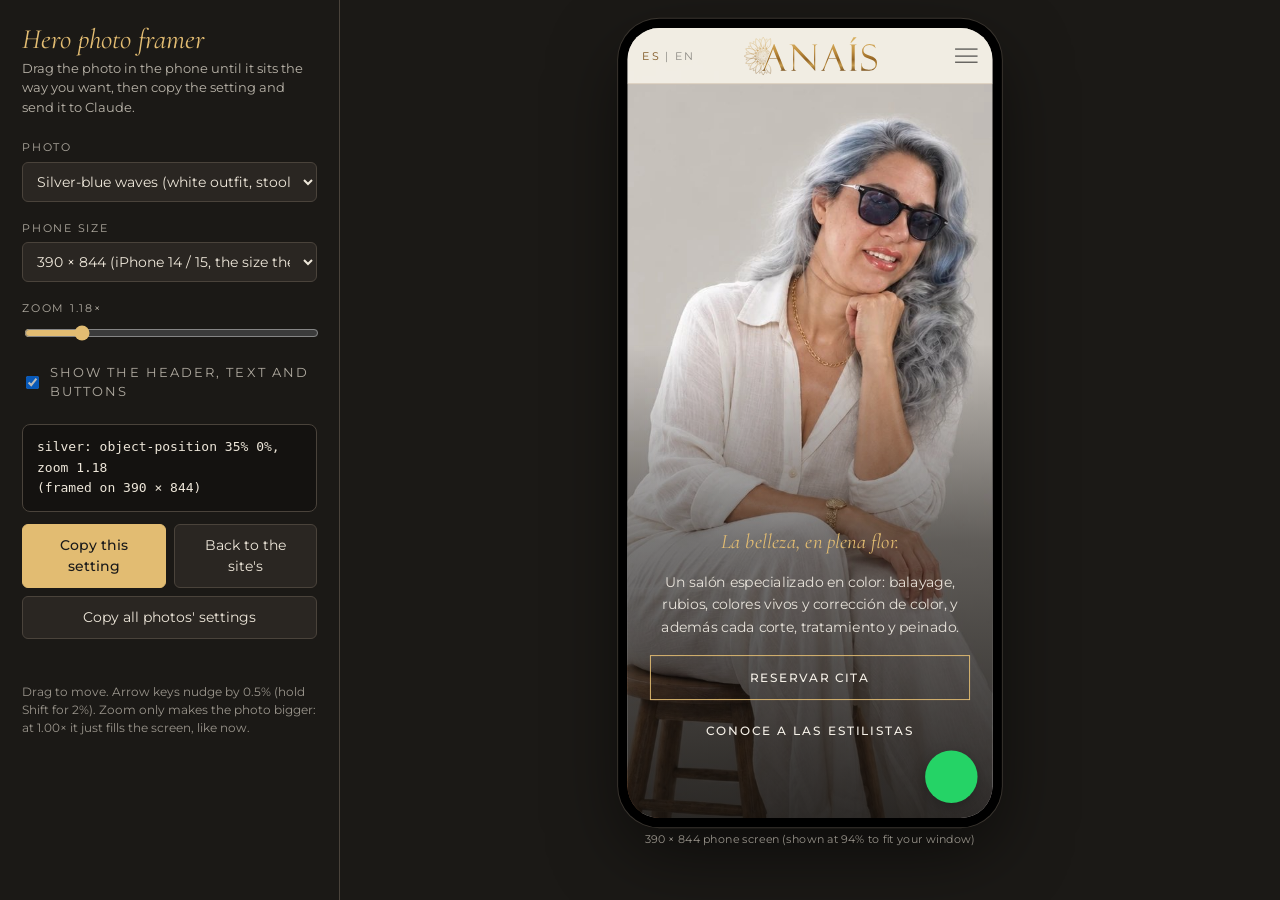
<file: tools/hero-framer/index.html>
<!doctype html>
<html lang="en">
<head>
<meta charset="utf-8">
<meta name="viewport" content="width=device-width, initial-scale=1">
<title>Hero photo framer · ANAÍS</title>
<link rel="preconnect" href="https://fonts.googleapis.com">
<link rel="preconnect" href="https://fonts.gstatic.com" crossorigin>
<link href="https://fonts.googleapis.com/css2?family=Cormorant+Garamond:ital,wght@1,400&family=Montserrat:wght@400;500&display=swap" rel="stylesheet">
<!--
  Frame a hero photo for the phone view of the site, then copy the setting and send it to Claude.

  The phone frame below is the site's real phone hero, measured at 390 x 844 (an iPhone 14/15):
  header 60px, the dark fade behind the text, the headline, text and buttons in the same places,
  and the WhatsApp button. The photo is shown exactly the way the site shows it
  (object-fit: cover + object-position, plus an optional zoom), so what you see here is what
  the site will show.

  Open it straight from the folder (double-click) or at http://localhost:5173/tools/hero-framer/
-->
<style>
  :root { --cream: #F6F1E8; --gold: #E2BC72; --ink: #1A1A1A; --ui: #2a2622; --ui-line: #4a433b; }
  * { box-sizing: border-box; }
  html, body { margin: 0; height: 100%; }
  body {
    display: grid; grid-template-columns: minmax(280px, 340px) 1fr; gap: 0;
    background: #1b1916; color: #eee7da; font: 14px/1.5 Montserrat, system-ui, sans-serif;
  }

  /* ---------- controls ---------- */
  .panel { padding: 24px 22px; border-right: 1px solid var(--ui-line); overflow-y: auto; }
  h1 { margin: 0 0 4px; font: italic 400 28px/1.1 "Cormorant Garamond", Georgia, serif; color: var(--gold); }
  .lead { margin: 0 0 22px; font-size: 13px; opacity: .75; }
  label { display: block; margin: 18px 0 6px; font-size: 11px; letter-spacing: .16em; text-transform: uppercase; opacity: .7; }
  select, button { font: inherit; color: inherit; }
  select { width: 100%; padding: 9px 10px; background: var(--ui); border: 1px solid var(--ui-line); border-radius: 6px; }
  input[type=range] { width: 100%; accent-color: var(--gold); }
  .row { display: flex; gap: 8px; align-items: center; }
  .row > * { flex: 1; }
  .btn {
    padding: 10px 12px; border: 1px solid var(--ui-line); border-radius: 6px; background: var(--ui);
    cursor: pointer; text-align: center;
  }
  .btn:hover { border-color: var(--gold); }
  .btn--main { background: var(--gold); border-color: var(--gold); color: #1a1a1a; font-weight: 500; }
  .btn--main:hover { filter: brightness(1.06); }
  .check { display: flex; align-items: center; gap: 8px; margin-top: 16px; font-size: 13px; cursor: pointer; }
  .readout {
    margin-top: 22px; padding: 12px 14px; border: 1px solid var(--ui-line); border-radius: 8px; background: #141210;
    font: 13px/1.6 ui-monospace, Consolas, monospace; white-space: pre-wrap; word-break: break-word;
  }
  .hint { margin-top: 16px; font-size: 12px; opacity: .6; }
  .toast { margin-top: 10px; min-height: 1.5em; font-size: 12px; color: var(--gold); }

  /* ---------- phone ---------- */
  .stage { display: grid; place-items: start center; padding: 28px; overflow: auto; }
  .phone {
    position: relative; overflow: hidden; flex: none;
    border-radius: 34px; box-shadow: 0 0 0 10px #000, 0 0 0 11px #3a352f, 0 30px 80px rgba(0,0,0,.6);
    background: #000; cursor: grab; touch-action: none; user-select: none;
  }
  .phone.dragging { cursor: grabbing; }
  .phone__photo {
    position: absolute; inset: 0; width: 100%; height: 100%; display: block;
    object-fit: cover; pointer-events: none;
  }
  .ov { position: absolute; pointer-events: none; }
  .ov--fade { inset: 0; background: linear-gradient(rgba(14,12,10,0) 40%, rgba(14,12,10,.55) 65%, rgba(14,12,10,.85) 100%); }
  .ov--header {
    left: 0; right: 0; top: 0; height: 60px; display: grid; grid-template-columns: 1fr auto 1fr; align-items: center;
    padding: 0 16px; background: rgba(246, 241, 232, .92); border-bottom: 1px solid rgba(126, 85, 32, .22);
  }
  .ov--header .lang { font-size: 12px; letter-spacing: .16em; color: #7E5520; }
  .ov--header .lang span { opacity: .45; color: var(--ink); }
  .ov--header .logo { position: relative; height: 44px; aspect-ratio: 1344 / 412; }
  .ov--header .logo img { position: absolute; top: 0; left: 0; height: 100%; }
  .ov--header .logo .flower { width: calc(100% * 412 / 1344); }
  .ov--header .logo .word { width: 100%; }
  .ov--header .burger { justify-self: end; width: 24px; height: 15px; border-top: 1.5px solid var(--ink); border-bottom: 1.5px solid var(--ink); position: relative; }
  .ov--header .burger::after { content: ""; position: absolute; left: 0; right: 0; top: 50%; border-top: 1.5px solid var(--ink); transform: translateY(-50%); }
  .ov--text {
    left: 24px; right: 24px; bottom: 70px; display: flex; flex-direction: column; align-items: center; text-align: center;
    color: var(--cream);
  }
  .ov--text .lede { margin: 0; font: italic 400 22px/26.4px "Cormorant Garamond", Georgia, serif; color: var(--gold); }
  .ov--text .sub { margin: 18px 0 0; font-size: 15px; line-height: 24px; opacity: .9; }
  .ov--text .b {
    width: 100%; height: 48px; display: grid; place-items: center; border: 1px solid transparent;
    font: 500 13px/1 Montserrat, sans-serif; letter-spacing: 1.69px; text-transform: uppercase;
  }
  .ov--text .b1 { margin-top: 18px; border-color: var(--gold); }
  .ov--text .b2 { margin-top: 8px; }
  .ov--wa { right: 16px; bottom: 16px; width: 56px; height: 56px; border-radius: 50%; background: #25D366; box-shadow: 0 4px 14px rgba(0,0,0,.25); }
  .phone.no-overlay .ov { display: none; }
  .size-tag { margin-top: 14px; text-align: center; font-size: 12px; opacity: .6; }
</style>
</head>
<body>

<aside class="panel">
  <h1>Hero photo framer</h1>
  <p class="lead">Drag the photo in the phone until it sits the way you want, then copy the setting and send it to Claude.</p>

  <label for="photo">Photo</label>
  <select id="photo"></select>

  <label for="size">Phone size</label>
  <select id="size">
    <option value="390x844" selected>390 × 844 (iPhone 14 / 15, the size the site was tuned for)</option>
    <option value="375x667">375 × 667 (iPhone SE)</option>
    <option value="430x932">430 × 932 (iPhone Pro Max)</option>
    <option value="360x800">360 × 800 (most Android phones)</option>
  </select>

  <label for="zoom">Zoom <span id="zoomVal">1.00×</span></label>
  <input id="zoom" type="range" min="1" max="2" step="0.01" value="1">

  <label class="check"><input id="overlay" type="checkbox" checked> Show the header, text and buttons</label>

  <div class="readout" id="readout"></div>
  <div class="row" style="margin-top:12px">
    <button class="btn btn--main" id="copy" type="button">Copy this setting</button>
    <button class="btn" id="reset" type="button">Back to the site's</button>
  </div>
  <div class="row" style="margin-top:8px">
    <button class="btn" id="copyAll" type="button">Copy all photos' settings</button>
  </div>
  <div class="toast" id="toast" role="status"></div>
  <p class="hint">Drag to move. Arrow keys nudge by 0.5% (hold Shift for 2%). Zoom only makes the photo bigger: at 1.00× it just fills the screen, like now.</p>
</aside>

<main class="stage">
  <div id="fit">
    <div class="phone" id="phone" tabindex="0" aria-label="Phone preview: drag the photo">
      <img class="phone__photo" id="img" alt="">
      <div class="ov ov--fade"></div>
      <div class="ov ov--header">
        <div class="lang">ES <span>| EN</span></div>
        <div class="logo"><img class="word" src="../../anais-lockup-word-gold-light-bg.svg" alt=""><img class="flower" src="../../anais-lockup-flower-gold-light-bg.svg" alt=""></div>
        <div class="burger"></div>
      </div>
      <div class="ov ov--text">
        <p class="lede">La belleza, en plena flor.</p>
        <p class="sub">Un salón especializado en color: balayage, rubios, colores vivos y corrección de color, y además cada corte, tratamiento y peinado.</p>
        <div class="b b1">Reservar cita</div>
        <div class="b b2">Conoce a las estilistas</div>
      </div>
      <div class="ov ov--wa"></div>
    </div>
    <div class="size-tag" id="sizeTag"></div>
  </div>
</main>

<script>
(() => {
  'use strict';
  // The site's current phone settings (css/sections.css), so you start from what the site shows now.
  const PHOTOS = [
    { key: 'silver', name: 'Silver-blue waves (white outfit, stool)', src: 'hero-silver.jpg', x: 35, y: 0, z: 1.18 },
    { key: 'red',    name: 'Vivid red (fur hood)',                    src: 'hero-red.jpg',    x: 75, y: 30 },
    { key: 'blonde', name: 'Light blonde selfie',                    src: 'hero-blonde.jpg', x: 55, y: 0 },
    { key: 'waves',  name: 'Honey-blonde waves (in the salon)',      src: 'hero-salon-curls.jpg', x: 45, y: 40 },
    { key: 'barber', name: 'Barbershop hero',                        src: 'hero-barber.jpg', x: 62, y: 50 },
  ];
  const STORE = 'anais-hero-framer';
  const $ = (id) => document.getElementById(id);
  const phone = $('phone'), img = $('img');

  let saved = {};
  try { saved = JSON.parse(localStorage.getItem(STORE)) || {}; } catch { saved = {}; }
  const state = Object.fromEntries(PHOTOS.map((p) => [p.key, { x: p.x, y: p.y, z: p.z || 1, ...(saved[p.key] || {}) }]));
  let cur = PHOTOS[0];

  PHOTOS.forEach((p) => $('photo').insertAdjacentHTML('beforeend', `<option value="${p.key}">${p.name}</option>`));

  const round = (v) => Math.round(v * 10) / 10;
  const clamp = (v) => Math.min(100, Math.max(0, v));
  const save = () => { try { localStorage.setItem(STORE, JSON.stringify(state)); } catch {} };
  const size = () => $('size').value.split('x').map(Number);

  function line(p) {
    const s = state[p.key];
    return `${p.key}: object-position ${round(s.x)}% ${round(s.y)}%` + (s.z !== 1 ? `, zoom ${s.z.toFixed(2)}` : '');
  }

  function render() {
    const s = state[cur.key];
    const [w, h] = size();
    phone.style.width = w + 'px'; phone.style.height = h + 'px';
    img.style.objectPosition = `${s.x}% ${s.y}%`;
    // zoom grows the photo around the same point, so the spot you placed stays where it is
    img.style.transformOrigin = `${s.x}% ${s.y}%`;
    img.style.transform = s.z !== 1 ? `scale(${s.z})` : '';
    $('zoom').value = s.z; $('zoomVal').textContent = s.z.toFixed(2) + '×';
    $('readout').textContent = `${line(cur)}\n(framed on ${w} × ${h})`;
    // shrink the whole phone to fit the window if needed (the framing itself is unchanged)
    fit = Math.min(1, (innerHeight - 110) / h, (innerWidth - 420) / w);
    fit = Math.max(fit, 0.4);
    $('fit').style.transform = fit < 1 ? `scale(${fit})` : '';
    $('fit').style.transformOrigin = 'top center';
    $('fit').style.marginBottom = fit < 1 ? `${-(h + 40) * (1 - fit)}px` : '';
    $('sizeTag').textContent = `${w} × ${h} phone screen` + (fit < 1 ? ` (shown at ${Math.round(fit * 100)}% to fit your window)` : '');
  }
  let fit = 1;
  addEventListener('resize', () => render());

  function load(key) {
    cur = PHOTOS.find((p) => p.key === key);
    img.src = '../../assets/photos/' + cur.src;
    render();
  }

  // drag: how far the photo moves for each % of object-position depends on how much of it spills out
  let drag = null;
  phone.addEventListener('pointerdown', (e) => {
    if (!img.naturalWidth) return;
    const [w, h] = size(), s = state[cur.key];
    const k = Math.max(w / img.naturalWidth, h / img.naturalHeight) * s.z;
    drag = { x0: e.clientX, y0: e.clientY, sx: s.x, sy: s.y,
             spillX: img.naturalWidth * k - w, spillY: img.naturalHeight * k - h };
    phone.setPointerCapture(e.pointerId); phone.classList.add('dragging');
  });
  phone.addEventListener('pointermove', (e) => {
    if (!drag) return;
    const s = state[cur.key];
    // with zoom, the photo spills out (z - 1) more on top of the cover spill; object-position
    // controls the cover spill and the zoom spill keeps the same proportions
    if (drag.spillX > 0.5) s.x = clamp(drag.sx - (e.clientX - drag.x0) / fit / drag.spillX * 100);
    if (drag.spillY > 0.5) s.y = clamp(drag.sy - (e.clientY - drag.y0) / fit / drag.spillY * 100);
    render();
  });
  const end = () => { if (drag) { drag = null; phone.classList.remove('dragging'); save(); } };
  phone.addEventListener('pointerup', end);
  phone.addEventListener('pointercancel', end);

  phone.addEventListener('keydown', (e) => {
    const step = e.shiftKey ? 2 : 0.5, s = state[cur.key];
    const d = { ArrowLeft: [step, 0], ArrowRight: [-step, 0], ArrowUp: [0, step], ArrowDown: [0, -step] }[e.key];
    if (!d) return;
    e.preventDefault(); s.x = clamp(s.x + d[0]); s.y = clamp(s.y + d[1]); render(); save();
  });

  $('zoom').addEventListener('input', (e) => { state[cur.key].z = +e.target.value; render(); save(); });
  $('photo').addEventListener('change', (e) => load(e.target.value));
  $('size').addEventListener('change', render);
  $('overlay').addEventListener('change', (e) => phone.classList.toggle('no-overlay', !e.target.checked));
  $('reset').addEventListener('click', () => {
    Object.assign(state[cur.key], { x: cur.x, y: cur.y, z: cur.z || 1 }); render(); save(); toast('Back to what the site shows now.');
  });

  let t;
  function toast(msg) { $('toast').textContent = msg; clearTimeout(t); t = setTimeout(() => ($('toast').textContent = ''), 3000); }
  async function copy(text, msg) {
    try { await navigator.clipboard.writeText(text); toast(msg); }
    catch { $('readout').textContent = text; toast('Copy failed: select the text above and copy it.'); }
  }
  $('copy').addEventListener('click', () => copy(`Hero framing (${size().join(' × ')}): ${line(cur)}`, 'Copied. Paste it to Claude.'));
  $('copyAll').addEventListener('click', () => copy(`Hero framing (${size().join(' × ')}):\n` + PHOTOS.map(line).join('\n'), 'Copied all. Paste it to Claude.'));

  load(PHOTOS[0].key);
})();
</script>
</body>
</html>
</file>
<file: css/site.css>
/* ---------- palette ----------
   --cream is the page background and --ink the text (names kept from the first draft).
   Salon (default): cream background, near-black text, gold accents.
   Barbershop: black background, ivory text, gold accents (set in sections.css on body.is-barber). */
:root {
  --cream: #F6F1E8;
  --ink: #1A1A1A;
  --gold: #B8863A;
  --gold-deep: #7E5520;
  --line: rgba(126, 85, 32, .22);
  --header-bg: rgba(246, 241, 232, .92);
  /* anything filled that carries text (selected tiles, badges, the menu's Book bar) uses the deeper gold:
     white on --gold is only 3.2:1, white on --gold-fill is 5.3:1 */
  --gold-fill: #8F6326;
  --on-fill: #fff;
  /* WhatsApp green, deep enough for white text on it (5.8:1) and for green text on cream (5.1:1).
     The bright #25D366 is only for the floating icon. */
  --wa: #117540;
  --wa-hover: #0C5C32;
  --wa-text: #117540;
  /* disabled is grey */
  --off: #DADADA;
  --off-ink: #767676;
}
/* ---------- one design pixel: --u ----------
   EVERY SIZE IN THE STYLESHEETS IS WRITTEN AS calc(N * var(--u)), NOT AS N px (Erickson, 26 Nov 2026:
   on a big desktop screen the photos and the text were far too small).
   --u is exactly 1px on phones, tablets and laptops up to 1360px wide, so nothing changes there.
   On wider screens it grows with the screen, so photos, text, buttons and spacing all get bigger
   together and keep their proportions: 1.13x at 1536 wide, 1.4x at 1920, at most 1.6x.
   It also looks at the screen's height (100vh / 750), so a wide but short window is never left
   with less room, top to bottom, than a small laptop has today.
   When you add a size, write calc(N * var(--u)). Hairlines (1px, 1.5px, 2px) stay in px. */
:root { --u: 1px; }
@media (min-width: 1361px) {
  :root { --u: clamp(1px, min(calc(100vw / 1360), calc(100vh / 750)), 1.6px); }
}
*, *::before, *::after { box-sizing: border-box; }
html, body { margin: 0; }
body {
  background: var(--cream);
  color: var(--ink);
  font: 400 calc(16 * var(--u))/1.6 Montserrat, system-ui, sans-serif;
}
a { color: inherit; text-decoration: none; }

/* ---------- language: Spanish is the default; the inactive language is hidden ---------- */
html[lang="es"] [lang="en"],
html[lang="en"] [lang="es"] { display: none !important; }

/* ---------- header: ES | EN on the left, logo in the centre, menu button on the right ---------- */
:root { --header-h: calc(68 * var(--u)); }
.header {
  position: fixed; inset: 0 0 auto 0; z-index: 10; height: var(--header-h);
  display: grid; grid-template-columns: 1fr auto 1fr; align-items: center;
  padding: 0 clamp(calc(16 * var(--u)), 4vw, calc(48 * var(--u)));
  background: var(--header-bg);
  backdrop-filter: blur(calc(8 * var(--u)));
  transition: background-color .35s ease;
  border-bottom: 1px solid var(--line);
}
.brand { display: block; }
/* the official logo, built from stacked layers that share the logo's own proportions
   (sunflower box + "ANAÍS" = 1344 x 412 in the logo's units; the sunflower is the left 412) */
.brand__lockup { position: relative; display: block; height: calc(50 * var(--u)); aspect-ratio: 1344 / 412; }
.brand__lockup img { position: absolute; top: 0; left: 0; height: 100%; display: block; }
.brand__icon, .brand__flower { width: calc(100% * 412 / 1344); }
.brand__word { width: 100%; }
.brand__icon { opacity: 0; }                       /* only shown for the hand-off from the intro */

.lang { justify-self: start; display: flex; align-items: center; gap: calc(6 * var(--u)); font-size: calc(12 * var(--u)); letter-spacing: .16em; }
.lang button {
  padding: calc(8 * var(--u)) 2px; border: 0; background: none; color: inherit; font: inherit; letter-spacing: inherit;
  cursor: pointer; opacity: .65; transition: opacity .2s;
}
.lang button[aria-pressed="true"] { opacity: 1; color: var(--gold-deep); font-weight: 500; }
.lang__sep { opacity: .35; }

.menu-btn {
  justify-self: end; display: grid; place-items: center; width: calc(44 * var(--u)); height: calc(44 * var(--u)); margin-right: calc(-10 * var(--u));
  border: 0; background: none; color: var(--ink); cursor: pointer;
}
.menu-btn__bars, .menu-btn__bars::before, .menu-btn__bars::after {
  display: block; width: calc(24 * var(--u)); height: 1.5px; background: currentColor; border-radius: 1px;
  transition: transform .3s ease, background-color .2s;
}
.menu-btn__bars { position: relative; }
.menu-btn__bars::before, .menu-btn__bars::after { content: ""; position: absolute; left: 0; }
.menu-btn__bars::before { transform: translateY(calc(-7 * var(--u))); }
.menu-btn__bars::after  { transform: translateY(calc(7 * var(--u))); }
.menu-btn[aria-expanded="true"] .menu-btn__bars { background: transparent; }
.menu-btn[aria-expanded="true"] .menu-btn__bars::before { transform: rotate(45deg); }
.menu-btn[aria-expanded="true"] .menu-btn__bars::after  { transform: rotate(-45deg); }

/* ---------- menu: only the words slide in from the right, each on its own filled bar.
   No overlay: the page stays visible and usable around them. ---------- */
.menu {
  position: fixed; top: calc(var(--header-h) + calc(10 * var(--u))); right: 0; z-index: 9;
  display: flex; flex-direction: column; align-items: flex-end; gap: calc(6 * var(--u));
  pointer-events: none;
}
.menu a {
  pointer-events: auto;
  padding: calc(15 * var(--u)) clamp(calc(20 * var(--u)), 4vw, calc(48 * var(--u))) calc(15 * var(--u)) calc(28 * var(--u));
  background: var(--ink); color: var(--cream);
  font-size: calc(13 * var(--u)); letter-spacing: .22em; text-transform: uppercase; white-space: nowrap;
  box-shadow: 0 calc(6 * var(--u)) calc(18 * var(--u)) rgba(0, 0, 0, .12);
  transform: translateX(105%); visibility: hidden;
  transition: transform .45s cubic-bezier(.2, .8, .2, 1) calc(var(--i, 0) * 55ms), visibility 0s .5s, background-color .2s;
}
.menu a.menu__book { background: var(--gold-fill); color: var(--on-fill); }   /* read here, so the barbershop's own pair applies */
.menu a:hover { background: var(--gold-fill); color: var(--on-fill); }
.menu a.menu__switch { font-weight: 500; }
.menu a[aria-current="page"] { text-decoration: underline; text-decoration-thickness: 1px; text-underline-offset: calc(6 * var(--u)); }
.menu.is-open a { transform: none; visibility: visible; transition-delay: calc(var(--i, 0) * 55ms), 0s, 0s; }
@media (prefers-reduced-motion: reduce) { .menu a { transition: none; } }

/* ---------- buttons: two styles, square corners (DESIGN-AUDIT.md, rule C) ----------
   STICK WITH THIS (Erickson, 25 Nov 2026; he rejected solid gold buttons twice):
   .btn--key   the main button: a gold outline, no fill. The most important action on a screen
               ("Reservar cita" in the hero, Continue in the booking).
   .btn        every other button: simple, no outline and no fill, just the words.
   Do NOT add solid gold buttons.
   .btn--wa    WhatsApp actions keep their green for now (open question in DESIGN-AUDIT.md).
               Delete the .btn--wa rules and those buttons fall back to the two styles above.
   Both are full width on phones (sections.css). Disabled is grey. */
.btn {
  display: inline-flex; align-items: center; justify-content: center; gap: calc(10 * var(--u));
  min-height: calc(48 * var(--u)); padding: calc(13 * var(--u)) calc(28 * var(--u)); border: 1px solid transparent; border-radius: 0;
  background: transparent; color: var(--gold-deep);
  font: 500 calc(13 * var(--u))/1.3 Montserrat, system-ui, sans-serif; letter-spacing: .16em; text-transform: uppercase; text-align: center;
  cursor: pointer; transition: background-color .2s, color .2s, border-color .2s;
}
.btn svg { flex: none; }
/* icons: their size is written in the HTML (width="20" height="20"); these rules make them grow
   with --u like everything else. A new icon size needs its own line here. */
svg[width="16"] { width: calc(16 * var(--u)); height: calc(16 * var(--u)); }
svg[width="18"] { width: calc(18 * var(--u)); height: calc(18 * var(--u)); }
svg[width="20"] { width: calc(20 * var(--u)); height: calc(20 * var(--u)); }
svg[width="24"] { width: calc(24 * var(--u)); height: calc(24 * var(--u)); }
svg[width="30"] { width: calc(30 * var(--u)); height: calc(30 * var(--u)); }
svg[width="44"] { width: calc(44 * var(--u)); height: calc(44 * var(--u)); }
.btn:hover { color: var(--gold); }
.btn--key { border-color: var(--gold); }
.btn--key:hover { background: var(--gold); border-color: var(--gold); color: var(--cream); }
.btn--wa, .btn--wa.btn--key { background: var(--wa); border-color: var(--wa); color: #fff; }
.btn--wa:hover, .btn--wa.btn--key:hover { background: var(--wa-hover); border-color: var(--wa-hover); color: #fff; }
.btn:disabled, .btn:disabled:hover { background: var(--off); border-color: var(--off); color: var(--off-ink); cursor: not-allowed; }
.btn:focus-visible { outline: 2px solid var(--gold-deep); outline-offset: calc(3 * var(--u)); }
.btn--small { min-height: calc(40 * var(--u)); padding: calc(8 * var(--u)) calc(18 * var(--u)); font-size: calc(11 * var(--u)); }

.hero {
  min-height: 100vh; min-height: 100svh;
  display: grid; place-content: center; justify-items: center; gap: calc(28 * var(--u));
  padding: calc(120 * var(--u)) calc(24 * var(--u)) calc(80 * var(--u)); text-align: center;
}
.hero__logo { width: min(calc(720 * var(--u)), 88vw); height: auto; }
.hero__lede {
  margin: 0; font: italic 400 clamp(calc(22 * var(--u)), 3vw, calc(32 * var(--u)))/1.2 "Cormorant Garamond", Georgia, serif;
  color: var(--gold-deep);
}

/* the mobile layout (see the top of sections.css for which screens get it) */
@media (max-width: 540px), (orientation: portrait) and (max-width: 899px), (orientation: portrait) and (max-width: 1024px) and (pointer: coarse) {
  :root { --header-h: calc(60 * var(--u)); }
  .brand__lockup { height: calc(44 * var(--u)); }
}
</file>
<file: css/sections.css>
/* ---------- page sections (salon + barbershop) ----------

   WHICH LAYOUT A SCREEN GETS (the same two media queries are repeated through this file,
   site.css and booking.css; change them together):

   MOBILE layout: one column, full-screen photo hero with the text over it, full-width buttons.
     - phones held upright
     - iPads and other tablets held upright (portrait), with a wider centred column
     @media (max-width: 540px), (orientation: portrait) and (max-width: 899px),
            (orientation: portrait) and (max-width: 1024px) and (pointer: coarse)

   DESKTOP layout: text beside the photo, sections in columns.
     - computers
     - iPads and other tablets held sideways (landscape): exactly the desktop version
     - phones held sideways, with the extra "short screen" rules at the end of this file
     @media (min-width: 541px) and (orientation: landscape), (min-width: 900px) and (pointer: fine),
            (min-width: 900px) and (pointer: none), (min-width: 1025px)

   (pointer: coarse) means a touch screen: it keeps a 12.9-inch iPad held upright on the mobile
   layout while a computer window of the same width stays on the desktop one. ---------- */

:root {
  --serif: "Cormorant Garamond", Georgia, serif;
  --pad-x: clamp(calc(20 * var(--u)), 5vw, calc(64 * var(--u)));
}

/* ---------- mode switching ----------
   The salon is the cream page (the default palette in site.css). body.is-barber flips the page
   to black with ivory text and gold accents, and swaps salon-only / barber-only pieces. */
:root { --band: #EFE7D9; }
body.is-barber {
  --cream: #0E0C0A;
  --ink: #EFE7D8;
  --gold-deep: #D9B26A;
  --line: rgba(226, 188, 114, .2);
  --band: #17140F;
  --header-bg: rgba(14, 12, 10, .92);
  --gold-fill: #C9A05A;                 /* filled gold carries black text here (8:1) */
  --on-fill: #0E0C0A;
  --wa-text: #4CC981;
  --off: rgba(239, 231, 216, .14);
  --off-ink: rgba(239, 231, 216, .5);
}
body:not(.is-barber) .only-barber,
body.is-barber .only-salon { display: none !important; }
body { transition: background-color .35s ease, color .35s ease; }

[data-mode-view]:not([hidden]) { animation: view-in .45s ease both; }
@keyframes view-in { from { opacity: 0; } to { opacity: 1; } }

section[id], main[id] { scroll-margin-top: calc(var(--header-h) + calc(16 * var(--u))); }

/* ---------- pages: one [data-page] block shows at a time (js/site.js) ---------- */
[data-page][hidden] { display: none !important; }
[data-page]:not([hidden]) { animation: view-in .35s ease both; }
/* inner pages start right under the fixed header, so give them room */
.page.sec { padding-top: calc(var(--header-h) + clamp(calc(40 * var(--u)), 7vw, calc(88 * var(--u)))); min-height: 70vh; min-height: 70svh; }

/* ---------- barbershop logo in the header ----------
   Shears, clippers and ANAÍS without the tagline, the same height as the salon's lockup. */
.brand__barber { display: block; height: calc(50 * var(--u)); width: auto; aspect-ratio: 1363 / 398; }

/* ---------- hero additions ---------- */
.hero__sub { margin: 0; max-width: calc(560 * var(--u)); font-size: calc(15 * var(--u)); opacity: .8; }
.hero__ctas { display: flex; flex-wrap: wrap; justify-content: center; gap: calc(14 * var(--u)); }
.hero > :nth-child(4) { transition-delay: .45s; }

/* salon hero: a full-screen client photo (assets/photos/hero-red.jpg) in place of the big logo.
   Mobile: the photo fills the screen and the text sits over a dark fade at the bottom.
   Desktop: text on the left, photo on the right. */
.hero--photo {
  position: relative; isolation: isolate; overflow: hidden;
  place-content: end center; gap: calc(18 * var(--u));
  padding: calc(120 * var(--u)) calc(24 * var(--u)) clamp(calc(40 * var(--u)), 8vh, calc(72 * var(--u)));
  color: #F6F1E8;
}
/* the photos are there from the start, so the intro dissolves straight onto them (intro.css
   otherwise hides every hero child until the intro ends, which left only the dark text fade) */
.hero--photo .hero__slides {
  position: absolute; inset: 0; z-index: -1;
  opacity: 1 !important; transform: none !important; transition: none !important;
}
.hero--photo .hero__photo {
  position: absolute; inset: 0;
  width: 100%; height: 100%; object-fit: cover;
}
.hero__photo--red { object-position: 75% 30%; }     /* her face sits right of centre */
/* phones: framed by hand in tools/hero-framer (390 x 844): 35% 0%, zoomed 1.18x around that same
   point, so the spot placed in the framer stays put */
.hero__photo--silver { object-position: 35% 0%; transform: scale(1.18); transform-origin: 35% 0%; }
/* the blonde selfie has extra headroom (selfie-long-hair-top-300px.png), which sits behind the header */
.hero__photo--blonde { object-position: 55% 0; }
.hero__photo--waves { object-position: 45% 40%; }
.hero__photo--barber { object-position: 62% 50%; }  /* the barber and his client, right of centre */
/* the photos take turns, 3 seconds each, over a 12-second loop: red (underneath, always there)
   -> silver fades in on top -> blonde on top of that -> waves on top of that -> waves fade out
   back to red. Each fade takes 0.4s; a photo that has been covered drops away unseen. */
.hero__photo--silver { opacity: 0; animation: hero-swap-2 12s linear infinite; }
.hero__photo--blonde { opacity: 0; animation: hero-swap-3 12s linear infinite; }
.hero__photo--waves  { opacity: 0; animation: hero-swap-4 12s linear infinite; }
/* THE LANDING ALWAYS OPENS ON THE RED PHOTO (Erickson, 25 Nov 2026), on every refresh and every device.
   The loop above starts from red, so it must not start early: it waits while the sunflower entrance
   is playing (body.intro-on) and until the red photo itself has loaded (body.hero-wait, js/site.js).
   Without this the loop ran unseen behind the entrance and the page could open on another photo. */
body.intro-on .hero__photo, body.hero-wait .hero__photo { animation: none; }
@keyframes hero-swap-2 {
  0%, 25% { opacity: 0; }
  28.33%, 53.33% { opacity: 1; }
  53.4%, 100% { opacity: 0; }
}
@keyframes hero-swap-3 {
  0%, 50% { opacity: 0; }
  53.33%, 78.33% { opacity: 1; }
  78.4%, 100% { opacity: 0; }
}
@keyframes hero-swap-4 {
  0%, 75% { opacity: 0; }
  78.33%, 96.67% { opacity: 1; }
  100% { opacity: 0; }
}
/* a pure cross-fade, no movement, so it also runs when the visitor has "reduce motion" on */
.hero--photo::after {                                /* fade so the text reads over the photo */
  content: ""; position: absolute; inset: 0; z-index: -1;
  background: linear-gradient(180deg, rgba(14, 12, 10, 0) 40%, rgba(14, 12, 10, .55) 65%, rgba(14, 12, 10, .85) 100%);
}
.hero--photo .hero__lede { color: #E2BC72; }
.hero--photo .hero__sub { opacity: .9; }
/* over the photo (the mobile layout) both buttons need light text: the main one with its gold
   outline, the second one plain */
@media (max-width: 540px), (orientation: portrait) and (max-width: 899px), (orientation: portrait) and (max-width: 1024px) and (pointer: coarse) {
  .hero--photo .btn:not(.btn--wa) { color: #F6F1E8; }
  .hero--photo .btn:not(.btn--key):not(.btn--wa):hover { color: #E2BC72; }
  .hero--photo .btn--key:not(.btn--wa) { border-color: #E2BC72; }
  .hero--photo .btn--key:not(.btn--wa):hover { background: #E2BC72; border-color: #E2BC72; color: #1A1A1A; }
}

@media (min-width: 541px) and (orientation: landscape), (min-width: 900px) and (pointer: fine), (min-width: 900px) and (pointer: none), (min-width: 1025px) {
  /* the hero is exactly one screen tall (under the fixed header), so all of it shows on load.
     The photo column is a 3:4 portrait as tall as the space under the header, close to the
     photos' own shape, so each photo shows (nearly) whole instead of zoomed into a wide column. */
  .hero--photo {
    --hero-h: max(560px, 100vh);
    --hero-h: max(560px, 100svh);
    grid-template-columns: 1fr min(calc((var(--hero-h) - var(--header-h)) * 3 / 4), 58vw);
    grid-template-rows: 1fr auto auto auto 1fr;
    height: var(--hero-h); min-height: 0;
    place-content: stretch; justify-items: start; gap: calc(22 * var(--u)) 0;
    padding: var(--header-h) 0 0; text-align: left; color: var(--ink);
  }
  .hero--photo::after { content: none; }
  .hero--photo .hero__slides { position: relative; inset: auto; grid-column: 2; grid-row: 1 / -1; z-index: 0; min-height: 0; align-self: stretch; justify-self: stretch; }
  .hero__photo--red { object-position: 50% 30%; }
  .hero__photo--silver { object-position: 50% 50%; transform: none; }
  .hero__photo--blonde { object-position: 50% 8%; }
  .hero__photo--waves { object-position: 50% 40%; }
  .hero__photo--barber { object-position: 50% 50%; }
  .hero--photo > :not(.hero__slides) { --hero-pad: clamp(calc(32 * var(--u)), 5vw, calc(64 * var(--u))); grid-column: 1; justify-self: center; width: min(100%, calc(620 * var(--u))); padding: 0 var(--hero-pad); }
  .hero--photo .hero__lede { grid-row: 2; color: var(--gold-deep); font-size: clamp(calc(34 * var(--u)), 3.6vw, calc(52 * var(--u))); }
  /* THE HEADLINE, THE PARAGRAPH AND THE BUTTONS SHARE ONE LEFT EDGE (Erickson, 26 Nov 2026).
     The paragraph is kept 60 units narrower than the other two so its lines stay short. That used to
     come from max-width, which centred the narrower box and pushed its text in by 30 units. Now the
     box is as wide as the other two and the 60 units are extra room on its right. */
  .hero--photo .hero__sub { grid-row: 3; max-width: none; padding-right: calc(var(--hero-pad) + max(0px, min(100%, calc(620 * var(--u))) - calc(560 * var(--u)))); }
  .hero--photo .hero__ctas { grid-row: 4; justify-content: flex-start; }
}

.logo-slot {
  display: flex; flex-direction: column; align-items: center; justify-content: center; gap: calc(10 * var(--u));
  width: min(calc(420 * var(--u)), 80vw); aspect-ratio: 2.4;
  border: 1px dashed var(--gold); color: var(--gold-deep);
  font: 500 clamp(calc(15 * var(--u)), 2vw, calc(19 * var(--u)))/1.3 Montserrat, system-ui, sans-serif; letter-spacing: .2em; text-transform: uppercase; text-align: center;
}
.logo-slot small { font: 400 calc(11 * var(--u))/1 Montserrat, sans-serif; letter-spacing: .24em; text-transform: uppercase; opacity: .7; }
.logo-slot--small { width: min(calc(220 * var(--u)), 100%); font-size: calc(12 * var(--u)); }

/* ---------- section scaffolding ---------- */
.sec { position: relative; padding: clamp(calc(72 * var(--u)), 10vw, calc(128 * var(--u))) var(--pad-x); }
.sec--band { background: var(--band); transition: background-color .35s ease; }
.sec > * { max-width: calc(1160 * var(--u)); margin-left: auto; margin-right: auto; }

.sec-head { text-align: center; margin-bottom: clamp(calc(36 * var(--u)), 5vw, calc(56 * var(--u))); }
.eyebrow {
  margin: 0 0 calc(12 * var(--u)); font-size: calc(11 * var(--u)); letter-spacing: .3em; text-transform: uppercase; color: var(--gold-deep);
}
/* two fonts, two jobs: the serif is for display titles (h2, the hero line, review quotes);
   everything you read or tap, h3 labels included, is in the sans-serif */
h2, h3 { margin: 0; text-wrap: balance; }                 /* no single word left alone on the last line */
h2 { font-family: var(--serif); font-weight: 400; font-size: clamp(calc(34 * var(--u)), 4.6vw, calc(54 * var(--u))); line-height: 1.05; }
h3 { font: 500 calc(17 * var(--u))/1.3 Montserrat, system-ui, sans-serif; letter-spacing: .02em; }
.lede { max-width: calc(560 * var(--u)); margin: calc(16 * var(--u)) auto 0; opacity: .82; text-wrap: pretty; }

.row { display: flex; flex-wrap: wrap; align-items: center; gap: calc(18 * var(--u)) calc(28 * var(--u)); margin-top: calc(28 * var(--u)); }
.row--center { justify-content: center; }
.link {
  font-size: calc(12 * var(--u)); letter-spacing: .22em; text-transform: uppercase; color: var(--gold-deep);
  border-bottom: 1px solid var(--line); padding-bottom: calc(3 * var(--u));
}
.link:hover { border-color: var(--gold); }

/* ---------- color studio ---------- */
.split { display: grid; grid-template-columns: 1.05fr 1fr; gap: clamp(calc(32 * var(--u)), 6vw, calc(80 * var(--u))); align-items: center; }
.split__text .lede { margin-left: 0; }
.checks { list-style: none; padding: 0; margin: calc(24 * var(--u)) 0 0; display: grid; grid-template-columns: 1fr 1fr; gap: calc(10 * var(--u)) calc(24 * var(--u)); }
.checks li { padding-left: calc(22 * var(--u)); position: relative; font-size: calc(15 * var(--u)); }
.checks li::before { content: ""; position: absolute; left: 0; top: .7em; width: calc(10 * var(--u)); height: 1px; background: var(--gold); }

.ba { display: grid; grid-template-columns: repeat(4, 1fr); gap: calc(16 * var(--u)); }
.ba figure { margin: 0; }
.ba .ph, .ba .shot { aspect-ratio: 4 / 5; }         /* portrait, like hair photos */
/* before / after: the tile shows the before photo, then the after (js/gallery.js swaps .is-on);
   the label in the corner follows the photo on screen */
.ba__shot::after {
  content: "Antes"; position: absolute; left: calc(8 * var(--u)); top: calc(8 * var(--u)); z-index: 1; padding: calc(4 * var(--u)) calc(10 * var(--u));
  background: rgba(14, 12, 10, .72); color: #F6F1E8;
  font: 500 calc(10 * var(--u))/1.2 Montserrat, sans-serif; letter-spacing: .18em; text-transform: uppercase;
  transition: background-color .4s ease;
}
.ba__shot:has(img:last-child.is-on)::after { content: "Después"; background: #8F6326; }
html[lang="en"] .ba__shot::after { content: "Before"; }
html[lang="en"] .ba__shot:has(img:last-child.is-on)::after { content: "After"; }
.ba figcaption { margin-top: calc(10 * var(--u)); font-size: calc(13 * var(--u)); opacity: .75; }

/* ---------- steps ---------- */
.steps { list-style: none; padding: 0; display: grid; grid-template-columns: repeat(3, 1fr); gap: clamp(calc(20 * var(--u)), 4vw, calc(48 * var(--u))); text-align: center; }
.steps__n {
  display: inline-grid; place-items: center; width: calc(44 * var(--u)); height: calc(44 * var(--u)); margin-bottom: calc(16 * var(--u));
  border: 1px solid var(--gold); border-radius: 50%; font: 500 calc(16 * var(--u))/1 Montserrat, system-ui, sans-serif; color: var(--gold-deep);
}
/* dimmed with colour, not opacity, so the green link inside keeps its full contrast */
.steps p { margin: calc(10 * var(--u)) auto 0; max-width: calc(300 * var(--u)); font-size: calc(15 * var(--u)); color: color-mix(in srgb, var(--ink) 82%, var(--cream)); }
.steps--4 { grid-template-columns: repeat(4, 1fr); }
.steps h3 { font-size: calc(17 * var(--u)); }
.steps__link {
  display: inline-block; margin-top: calc(8 * var(--u)); color: var(--wa-text); font-size: calc(12 * var(--u)); font-weight: 500; letter-spacing: .14em;
  text-transform: uppercase; border-bottom: 1px solid currentColor; padding-bottom: 2px; opacity: 1;
}

/* ---------- people (stylists / barbers) ---------- */
/* the team page is a grid of photo + name; each opens that person's profile page */
.people { display: grid; grid-template-columns: repeat(auto-fit, minmax(calc(200 * var(--u)), 1fr)); gap: calc(28 * var(--u)) calc(20 * var(--u)); }
.person__link { display: block; }
.person__link .ph { overflow: hidden; transition: border-color .2s; }
.person__link h3 { margin-top: calc(12 * var(--u)); font: 500 calc(16 * var(--u))/1.3 Montserrat, system-ui, sans-serif; letter-spacing: .04em; text-align: center; }
.person__link:hover .ph, .person__link:focus-visible .ph { border-color: var(--gold); }
.person__link:hover h3 { color: var(--gold-deep); }
.person__role { margin: calc(4 * var(--u)) 0 calc(12 * var(--u)); font-size: calc(12 * var(--u)); letter-spacing: .18em; text-transform: uppercase; color: var(--gold-deep); }

/* profile page (built by js/site.js from the card) */
.profile__back { display: inline-flex; align-items: center; gap: calc(6 * var(--u)); margin-bottom: calc(18 * var(--u)); font-size: calc(13 * var(--u)); font-weight: 500; }
.profile__back:hover { color: var(--gold-deep); }
.profile__body { display: grid; grid-template-columns: minmax(0, 5fr) minmax(0, 6fr); gap: clamp(calc(24 * var(--u)), 5vw, calc(64 * var(--u))); align-items: center; }
.profile__photo .ph, .profile__photo img {
  width: 100%; height: min(calc(100svh - var(--header-h) - calc(180 * var(--u))), calc(640 * var(--u))); aspect-ratio: auto; object-fit: cover;
}
.profile h2 { margin-bottom: calc(6 * var(--u)); }
.profile .person__role { margin-bottom: calc(14 * var(--u)); }
.person__bio { margin: calc(14 * var(--u)) 0 0; font-size: calc(15 * var(--u)); line-height: 1.6; opacity: .85; max-width: calc(460 * var(--u)); }
/* the two buttons run from the left edge of the text to the right edge (.btn, site.css) */
.profile__actions { display: grid; gap: calc(10 * var(--u)); margin-top: calc(24 * var(--u)); }
.tags { list-style: none; padding: 0; margin: 0 0 calc(16 * var(--u)); display: flex; flex-wrap: wrap; gap: calc(6 * var(--u)); }
.tags li { font-size: calc(12 * var(--u)); padding: calc(3 * var(--u)) calc(10 * var(--u)); border: 1px solid var(--line); }

/* ---------- service menu: category dropdowns > services > sub-service dropdowns ---------- */
.svc-menu { display: grid; gap: 0; max-width: calc(760 * var(--u)); border-top: 1px solid var(--line); }
.svc-menu__cat { border-bottom: 1px solid var(--line); scroll-margin-top: calc(var(--header-h) + calc(12 * var(--u))); }
.svc-menu__cat > summary {
  display: grid; grid-template-columns: 1fr auto; align-items: center; gap: 2px calc(16 * var(--u));
  padding: calc(18 * var(--u)) calc(4 * var(--u)); cursor: pointer; list-style: none;
}
.svc-menu__cat > summary::-webkit-details-marker, .svc-sub > summary::-webkit-details-marker { display: none; }
.svc-menu__cat > summary::after {                    /* plus that turns into a minus */
  content: "+"; grid-column: 2; grid-row: 1 / span 2; font: 300 calc(26 * var(--u))/1 Montserrat, sans-serif; color: var(--gold-deep);
}
.svc-menu__cat[open] > summary::after { content: "\2013"; }
.svc-menu__cat h3 {
  display: flex; align-items: center; gap: calc(10 * var(--u)); margin: 0;
  font: 500 calc(17 * var(--u))/1.3 Montserrat, system-ui, sans-serif; letter-spacing: .02em;
}
.svc-menu__desc { grid-column: 1; font-size: calc(13 * var(--u)); line-height: 1.4; opacity: .65; }
.svc-menu__cat[open] > summary .svc-menu__desc { opacity: .65; }
.badge {
  font: 500 calc(9 * var(--u))/1 Montserrat, sans-serif; letter-spacing: .2em; text-transform: uppercase;
  padding: calc(5 * var(--u)) calc(8 * var(--u)); background: var(--gold-fill); color: var(--on-fill);
}
.svc { list-style: none; padding: 0 0 calc(14 * var(--u)); margin: 0; }
.svc > li { display: flex; align-items: center; gap: calc(10 * var(--u)); padding: calc(11 * var(--u)) calc(4 * var(--u)) calc(11 * var(--u)) calc(16 * var(--u)); border-top: 1px solid var(--line); font-size: calc(15 * var(--u)); }
.svc > li > span { flex: 1; }
.svc li b { font-weight: 500; font-size: calc(12 * var(--u)); letter-spacing: .1em; text-transform: uppercase; color: var(--gold-deep); white-space: nowrap; }
/* a service with variations: its own small dropdown */
.svc > li:has(.svc-sub) { display: block; padding: 0; }
.svc-sub > summary {
  display: flex; align-items: center; gap: calc(10 * var(--u)); padding: calc(11 * var(--u)) calc(4 * var(--u)) calc(11 * var(--u)) calc(16 * var(--u)); cursor: pointer; list-style: none;
}
.svc-sub > summary > span { flex: 1; }
.svc-sub > summary small { font-size: calc(11 * var(--u)); opacity: .7; }
.svc-sub > summary::after {
  content: ""; width: calc(7 * var(--u)); height: calc(7 * var(--u)); margin: 0 calc(4 * var(--u)) calc(3 * var(--u)) 2px;
  border-right: 1.5px solid var(--gold-deep); border-bottom: 1.5px solid var(--gold-deep); transform: rotate(45deg);
  transition: transform .2s;
}
.svc-sub[open] > summary::after { transform: rotate(-135deg); margin-bottom: calc(-3 * var(--u)); }
.svc-sub ul { list-style: none; margin: 0 0 calc(8 * var(--u)); padding: 0 0 0 calc(32 * var(--u)); }
.svc-sub li { position: relative; padding: calc(6 * var(--u)) 0; font-size: calc(14 * var(--u)); opacity: .8; }
.svc-sub li::before { content: ""; position: absolute; left: calc(-14 * var(--u)); top: 50%; width: calc(6 * var(--u)); height: 1px; background: var(--gold); }
.svc-menu__cat > summary:hover h3, .svc-sub > summary:hover > span { color: var(--gold-deep); }
.svc-menu__cat > summary:focus-visible, .svc-sub > summary:focus-visible { outline: 2px solid var(--gold-deep); outline-offset: -2px; }
/* no prices on the site: one "Ask for prices on WhatsApp" link under each menu heading */
.svc-call { margin: calc(16 * var(--u)) auto 0; font-size: calc(12 * var(--u)); font-weight: 500; letter-spacing: .14em; text-transform: uppercase; }
.svc-call a {
  display: inline-flex; align-items: center; gap: calc(8 * var(--u)); color: var(--wa-text);
  border-bottom: 1px solid currentColor; padding-bottom: calc(3 * var(--u));
}

/* ---------- gallery ---------- */
.chips { display: flex; flex-wrap: wrap; justify-content: center; gap: calc(8 * var(--u)); margin-bottom: calc(28 * var(--u)); }
.chip { font-size: calc(12 * var(--u)); letter-spacing: .14em; text-transform: uppercase; padding: calc(7 * var(--u)) calc(16 * var(--u)); border: 1px solid var(--line); }
.chip.is-on { border-color: var(--gold); color: var(--gold-deep); }
.gallery { display: grid; grid-template-columns: repeat(4, 1fr); gap: calc(12 * var(--u)); }
.gallery > [hidden] { display: none !important; }
button.chip { background: none; color: inherit; font-family: inherit; cursor: pointer; }
/* a photo tile; several photos of the same work stack and take turns (js/gallery.js) */
.shot { position: relative; margin: 0; aspect-ratio: 1; overflow: hidden; background: var(--band); }
.shot img {
  position: absolute; inset: 0; width: 100%; height: 100%; object-fit: cover; display: block;
  opacity: 0; transition: opacity .6s ease;
}
.shot img.is-on { opacity: 1; }

/* ---------- testimonials ---------- */
.quotes { display: grid; grid-template-columns: repeat(3, 1fr); gap: calc(28 * var(--u)); }
/* reviews sit on cards in the page colour, over the tan band */
.quotes blockquote { margin: 0; padding: calc(36 * var(--u)) calc(32 * var(--u)) calc(30 * var(--u)); background: var(--cream); border-top: 2px solid var(--gold); transition: background-color .35s ease; }
.quotes p { margin: 0 0 calc(18 * var(--u)); font: italic 400 calc(22 * var(--u))/1.35 var(--serif); }
.quotes cite { font-style: normal; font-size: calc(12 * var(--u)); letter-spacing: .16em; text-transform: uppercase; opacity: .7; }

/* ---------- cross-link band ---------- */
.crosslink { display: grid; grid-template-columns: 1fr 1fr; align-items: stretch; background: var(--ink); color: var(--cream); }
.crosslink .ph { min-height: calc(380 * var(--u)); aspect-ratio: auto; }
/* a real photo in the band (salon page: the barbershop interior, cropped to the barber at work;
   barbershop page: a salon client) */
/* Two columns (desktop layout): the photo is laid over the left half and fills it, so the band's
   height comes from the text (at least 380px), never from the photo's own shape. One column
   (mobile layout, below): a normal photo of fixed height. Either way object-fit crops it.
   (Not "contain: size": Safari then forgets the photo's shape and squashes it to fit.) */
.crosslink:has(.crosslink__photo) { position: relative; min-height: calc(380 * var(--u)); }
.crosslink:has(.crosslink__photo) > .crosslink__text { grid-column: 2; }
.crosslink__photo {
  position: absolute; top: 0; left: 0; width: 50%; height: 100%;
  display: block; object-fit: cover; object-position: 55% 58%;
}
.crosslink__photo--salon { object-position: 45% 45%; }   /* barbershop page: her waves and the stylist */
.crosslink__text { display: grid; align-content: center; justify-items: start; gap: calc(14 * var(--u)); padding: clamp(calc(40 * var(--u)), 6vw, calc(88 * var(--u))); }
.crosslink__text p { margin: 0; opacity: .85; }
.crosslink__text .eyebrow { opacity: 1; }
/* the band wears the other side's colours (dark on the salon pages, ivory on the barbershop's),
   so its gold accents are set here for each */
.crosslink { --gold-deep: #C9A05A; --gold-fill: #C9A05A; --on-fill: #0E0C0A; --line: rgba(226, 188, 114, .25); }
body.is-barber .crosslink { --gold-deep: #7E5520; --gold-fill: #8F6326; --on-fill: #fff; --line: rgba(126, 85, 32, .22); }
.crosslink .btn { margin-top: calc(10 * var(--u)); border-color: var(--gold-deep); }      /* the band's one action: gold outline */
.crosslink .btn:hover { background: var(--gold-fill); border-color: var(--gold-fill); color: var(--on-fill); }

/* ---------- closing: the same pair of buttons as the hero, at the end of each home page ---------- */
.closing { text-align: center; }
.closing .sec-head { margin-bottom: calc(24 * var(--u)); }
.closing h2 { max-width: 16em; margin: 0 auto; font-size: clamp(calc(30 * var(--u)), 4vw, calc(44 * var(--u))); }
.closing__ctas { display: flex; flex-wrap: wrap; justify-content: center; gap: calc(14 * var(--u)); }

/* ---------- gallery preview on a home page: one row of photos and a way in ---------- */
.gallery-preview { display: grid; grid-template-columns: repeat(6, 1fr); gap: calc(10 * var(--u)); }

/* ---------- Visit page: address, hours, map and a WhatsApp button (its own page, so that
   the Book page only books) ---------- */
/* everything on this page sits on the centre line: address and hours, the map, the buttons */
.visit { display: grid; grid-template-columns: minmax(0, 1fr); justify-items: center; gap: calc(56 * var(--u)); max-width: calc(880 * var(--u)); text-align: center; }
.visit__info { display: grid; grid-template-columns: repeat(2, minmax(0, calc(260 * var(--u)))); justify-content: center; gap: calc(40 * var(--u)) calc(72 * var(--u)); align-items: start; }
.visit__info h3 { margin: 0 0 calc(12 * var(--u)); font-size: calc(12 * var(--u)); letter-spacing: .18em; text-transform: uppercase; color: var(--gold-deep); }
.visit__info p { margin: 0; font-size: calc(15 * var(--u)); line-height: 1.75; }
.hours { display: grid; grid-template-columns: auto auto; justify-content: center; gap: calc(4 * var(--u)) calc(24 * var(--u)); margin: 0; font-size: calc(15 * var(--u)); line-height: 1.75; text-align: left; }
.hours dd { margin: 0; }
.visit__actions { display: flex; flex-wrap: wrap; justify-content: center; gap: calc(14 * var(--u)); width: 100%; }

/* the map (js/map.js): always black with beige streets, on the salon and the barbershop side */
.visit__map { position: relative; width: 100%; aspect-ratio: 16 / 9; overflow: hidden; background: #0E0C0A; color: #E9DDC5; border: 1px solid var(--line); }
.visit__map-standin {
  position: absolute; inset: 0; display: grid; place-content: center; justify-items: center; gap: calc(16 * var(--u));
  font-size: calc(12 * var(--u)); font-weight: 500; letter-spacing: .18em; text-transform: uppercase;
}
.visit__map.is-ready .visit__map-standin { display: none; }
/* the pin: the gold sunflower photo from the entrance animation, turning slowly on the spot.
   A soft dark halo keeps it clear of the beige streets underneath. */
.map-pin {
  display: grid; place-items: center; width: calc(96 * var(--u)); height: calc(96 * var(--u)); border-radius: 50%; cursor: pointer;
  background: radial-gradient(circle, rgba(14, 12, 10, .92) 0 42%, rgba(14, 12, 10, 0) 70%);
  filter: drop-shadow(0 calc(6 * var(--u)) calc(14 * var(--u)) rgba(0, 0, 0, .55));
}
/* one slow turn every 30 seconds. It also turns when the visitor's device asks for reduced
   motion (as this computer does): Erickson asked for the turn, and it is small and slow. */
.map-pin img { display: block; width: calc(76 * var(--u)); height: calc(76 * var(--u)); animation: pin-turn 30s linear infinite; }
@keyframes pin-turn { to { transform: rotate(360deg); } }
/* the map library's own buttons and credit line, in the site's colours and square corners */
.visit__map .maplibregl-ctrl-group { border-radius: 0; background: #0E0C0A; box-shadow: 0 0 0 1px rgba(226, 188, 114, .4); }
.visit__map .maplibregl-ctrl-group button { width: calc(40 * var(--u)); height: calc(40 * var(--u)); border-radius: 0; }
.visit__map .maplibregl-ctrl-group button + button { border-top: 1px solid rgba(226, 188, 114, .25); }
.visit__map .maplibregl-ctrl-group button .maplibregl-ctrl-icon { filter: invert(1) sepia(.35) brightness(.92); }
.visit__map .maplibregl-ctrl.maplibregl-ctrl-attrib { border-radius: 0; background: rgba(14, 12, 10, .82); color: #B9AD95; font: 400 calc(9 * var(--u))/1.6 Montserrat, system-ui, sans-serif; }
.visit__map .maplibregl-ctrl.maplibregl-ctrl-attrib a { color: #E9DDC5; }
.visit__map .maplibregl-ctrl-attrib-button { border-radius: 0; background-color: transparent; filter: invert(1) sepia(.35) brightness(.92); }
.visit__map .maplibregl-cooperative-gesture-screen { background: rgba(14, 12, 10, .72); color: #F6F1E8; font: 500 calc(14 * var(--u))/1.5 Montserrat, system-ui, sans-serif; letter-spacing: .04em; padding: calc(24 * var(--u)); text-align: center; }

/* ---------- photo viewer: a gallery or before / after photo, full screen (js/lightbox.js) ---------- */
[data-zoom] { cursor: zoom-in; }
html:has(.lightbox[open]) { overflow: hidden; }          /* the page behind does not scroll */
[data-zoom]:focus-visible { outline: 2px solid var(--gold-deep); outline-offset: 2px; }
.lightbox {
  inset: 0; width: 100%; max-width: none; height: 100vh; height: 100dvh; max-height: none; margin: 0; padding: calc(60 * var(--u)) calc(20 * var(--u)) calc(24 * var(--u)); border: 0;
  background: #0E0C0A; color: #F6F1E8;
  --line: rgba(226, 188, 114, .25); --gold-deep: #D9B26A;
}
.lightbox[open] { display: grid; grid-template-rows: minmax(0, 1fr) auto auto auto; gap: calc(14 * var(--u)); justify-items: center; }
.lightbox::backdrop { background: #0E0C0A; }
.lightbox__close {
  position: absolute; top: calc(8 * var(--u)); right: calc(8 * var(--u)); display: grid; place-items: center; width: calc(44 * var(--u)); height: calc(44 * var(--u));
  border: 0; background: none; color: inherit; cursor: pointer;
}
.lightbox__stage { display: grid; place-items: center; width: 100%; min-height: 0; }
.lightbox__stage img { display: block; max-width: 100%; max-height: 100%; min-height: 0; object-fit: contain; }
.lightbox__stage .ph { width: min(100%, 60vh); aspect-ratio: 1; }
.lightbox__cap { margin: 0; max-width: calc(560 * var(--u)); font-size: calc(14 * var(--u)); line-height: 1.4; text-align: center; opacity: .85; }
.lightbox__cap:empty { display: none; }
.lightbox__nav { display: flex; align-items: center; gap: calc(6 * var(--u)); font-size: calc(13 * var(--u)); letter-spacing: .1em; }
.lightbox__nav[hidden] { display: none; }
.lightbox__nav button { width: calc(44 * var(--u)); height: calc(44 * var(--u)); border: 0; background: none; color: inherit; font-size: calc(26 * var(--u)); line-height: 1; cursor: pointer; }
.lightbox .btn { width: min(100%, calc(420 * var(--u))); }

/* ---------- footer ---------- */
.footer {
  display: grid; grid-template-columns: minmax(0, 1.2fr) minmax(0, 1fr) minmax(0, 1.2fr); gap: calc(36 * var(--u)) calc(48 * var(--u)); align-items: start;
  padding: calc(64 * var(--u)) var(--pad-x) calc(40 * var(--u)); border-top: 1px solid var(--line);
}
.footer__brand img { width: calc(220 * var(--u)); height: auto; }
.footer__nav { display: grid; gap: calc(10 * var(--u)); font-size: calc(12 * var(--u)); letter-spacing: .22em; text-transform: uppercase; }
.footer__nav a:hover { color: var(--gold-deep); }
.signup label { display: block; margin-bottom: calc(10 * var(--u)); font-size: calc(12 * var(--u)); letter-spacing: .22em; text-transform: uppercase; }
.signup__row { display: flex; gap: calc(8 * var(--u)); }
.signup input {
  flex: 1; min-width: 0; padding: calc(9 * var(--u)) calc(12 * var(--u)); font: inherit; font-size: calc(14 * var(--u));
  background: transparent; color: var(--ink); border: 1px solid var(--line);
}
.footer__social { grid-column: 1; display: flex; gap: calc(10 * var(--u)); }
.social { display: grid; place-items: center; width: calc(36 * var(--u)); height: calc(36 * var(--u)); border: 1px solid var(--line); border-radius: 50%; font-size: calc(11 * var(--u)); }
.footer__legal { grid-column: 1 / -1; margin: calc(12 * var(--u)) 0 0; font-size: calc(12 * var(--u)); opacity: .72; }

/* ---------- responsive ---------- */
@media (max-width: 540px), (orientation: portrait) and (max-width: 899px), (orientation: portrait) and (max-width: 1024px) and (pointer: coarse) {
  .split, .visit, .crosslink { grid-template-columns: 1fr; }
  .ba, .gallery { grid-template-columns: repeat(2, 1fr); }
  .quotes, .steps { grid-template-columns: 1fr; }
  .footer { grid-template-columns: 1fr 1fr; }
  .crosslink .ph { min-height: calc(240 * var(--u)); }
  .crosslink:has(.crosslink__photo) { min-height: 0; }
  .crosslink:has(.crosslink__photo) > .crosslink__text { grid-column: auto; }
  .crosslink__photo { position: static; width: 100%; height: calc(240 * var(--u)); }
}
/* ---------- a real photo inside a placeholder box (.ph.ph--photo): it fills the box, so the box
   keeps deciding the size and shape, exactly as it did for the grey placeholder ---------- */
.ph--photo { padding: 0; overflow: hidden; background: var(--band); }
.ph--photo img { position: absolute; inset: 0; display: block; width: 100%; height: 100%; object-fit: cover; }
/* team photos are people at work: keep the top of the photo, where the face is */
.person .ph--photo img, .profile__photo .ph--photo img { object-position: 50% 12%; }

/* ---------- Color Studio collage: four photos, 2 x 2 ---------- */
.collage { display: grid; grid-template-columns: 1fr 1fr; gap: calc(8 * var(--u)); }
.collage .ph { aspect-ratio: auto; font-size: calc(10 * var(--u)); letter-spacing: .14em; }
#color .collage { height: min(calc(100svh - var(--header-h) - calc(120 * var(--u))), calc(640 * var(--u))); }

/* ---------- the desktop layout: room to breathe ----------
   Erickson, 25 Nov 2026: do not squeeze sections to force each one onto a single screen; space
   them so the page feels curated. Sections may run past one screen. */
@media (min-width: 541px) and (orientation: landscape), (min-width: 900px) and (pointer: fine), (min-width: 900px) and (pointer: none), (min-width: 1025px) {
  .sec { padding-top: clamp(calc(80 * var(--u)), 12vh, calc(136 * var(--u))); padding-bottom: clamp(calc(80 * var(--u)), 12vh, calc(136 * var(--u))); }
  .page.sec { padding-top: calc(var(--header-h) + clamp(calc(56 * var(--u)), 9vh, calc(96 * var(--u)))); min-height: calc(100svh - calc(200 * var(--u))); }
  .sec-head { margin-bottom: clamp(calc(40 * var(--u)), 7vh, calc(72 * var(--u))); }
  /* portraits follow the screen height, within a comfortable range */
  .people .ph--portrait { aspect-ratio: auto; height: clamp(calc(280 * var(--u)), calc(100svh - calc(440 * var(--u))), calc(440 * var(--u))); }
  /* galleries: one large photo and eight small ones, two rows */
  .gallery { grid-template-columns: repeat(6, 1fr); gap: calc(10 * var(--u)); }
  .gallery > :first-child { grid-column: span 2; grid-row: span 2; aspect-ratio: auto; }
  .svc-menu__cat > summary { padding-top: calc(22 * var(--u)); padding-bottom: calc(22 * var(--u)); }
  .split { gap: clamp(calc(48 * var(--u)), 7vw, calc(96 * var(--u))); }
  .checks { margin-top: calc(32 * var(--u)); gap: calc(14 * var(--u)) calc(32 * var(--u)); }
  .row { margin-top: calc(40 * var(--u)); }
  .steps p { margin-top: calc(12 * var(--u)); line-height: 1.7; }
  .closing .sec-head { margin-bottom: calc(36 * var(--u)); }
}

/* ---------- the mobile layout (phones, and tablets held upright): generous, even spacing ----------
   Erickson, 25 Nov 2026: do not compress sections to fit one screen; it felt heavy. Give each
   part room so the page reads as curated: fewer boxes, more air. A section may be taller than
   the screen. One spacing scale: 8 / 12 / 16 / 24 / 32 / 40 / 88. Nothing scrolls sideways. */
@media (max-width: 540px), (orientation: portrait) and (max-width: 899px), (orientation: portrait) and (max-width: 1024px) and (pointer: coarse) {
  :root { --pad-x: calc(24 * var(--u)); }
  .sec { padding: calc(88 * var(--u)) var(--pad-x); }
  .page.sec { padding-top: calc(var(--header-h) + calc(56 * var(--u))); padding-bottom: calc(88 * var(--u)); min-height: 0; }
  .sec-head { margin-bottom: calc(40 * var(--u)); }
  .eyebrow { margin-bottom: calc(16 * var(--u)); }
  h2 { font-size: clamp(calc(32 * var(--u)), 9.2vw, calc(38 * var(--u))); line-height: 1.12; }

  /* every button runs the full width of the screen */
  .btn { display: flex; width: 100%; padding-left: calc(16 * var(--u)); padding-right: calc(16 * var(--u)); letter-spacing: .13em; }
  .hero__ctas, .closing__ctas { flex-direction: column; flex-wrap: nowrap; width: 100%; gap: calc(8 * var(--u)); }
  .row:has(> .btn) { flex-direction: column; align-items: stretch; text-align: center; }
  .row > .link { align-self: center; }
  .signup__row { flex-direction: column; }
  .lede { margin-top: calc(20 * var(--u)); font-size: calc(15 * var(--u)); line-height: 1.75; }
  .row { margin-top: calc(40 * var(--u)); }

  /* home sections take the height their content needs, with the same space above and below
     each */
  [data-page="salon"] > .sec, [data-page="barbershop"] > .sec {
    display: grid; align-content: center; padding-top: calc(88 * var(--u)); padding-bottom: calc(88 * var(--u));
    grid-template-columns: minmax(0, 1fr);          /* rows that scroll sideways must not widen the page */
  }
  .split { grid-template-columns: minmax(0, 1fr); }
  .split__text { min-width: 0; }
  [data-page="salon"] > .sec > *, [data-page="barbershop"] > .sec > * { width: 100%; }

  /* the hero's two buttons stop above the floating WhatsApp button */
  .hero--photo { padding-bottom: calc(88 * var(--u)); }

  /* Color Studio: a square collage, then the text with room around each part. The six
     services are a quiet list with a fine gold dash (no boxes, which read as heavy). */
  #color .split { gap: calc(40 * var(--u)); }
  #color .collage { height: auto; aspect-ratio: 1; gap: calc(8 * var(--u)); }
  #color .collage .ph { aspect-ratio: auto; }
  #color .checks { grid-template-columns: 1fr; gap: calc(12 * var(--u)); margin-top: calc(32 * var(--u)); }
  #color .checks li { font-size: calc(15 * var(--u)); line-height: 1.5; }
  #color .row { gap: calc(16 * var(--u)); }

  /* before / after: 2 x 2 portraits */
  .ba { grid-template-columns: 1fr 1fr; gap: calc(32 * var(--u)) calc(16 * var(--u)); margin-top: 0; }
  .ba figcaption { margin-top: calc(12 * var(--u)); font-size: calc(13 * var(--u)); line-height: 1.4; }

  /* the four steps: number beside the text */
  .steps { gap: calc(40 * var(--u)); margin: 0; text-align: left; }
  .steps li { display: grid; grid-template-columns: calc(44 * var(--u)) 1fr; column-gap: calc(20 * var(--u)); align-items: start; }
  .steps__n { grid-row: 1 / span 2; margin: 0; }
  .steps h3 { padding-top: 2px; }
  .steps p { margin: calc(8 * var(--u)) 0 0; max-width: none; font-size: calc(15 * var(--u)); line-height: 1.7; }
  .steps__link { margin-top: calc(12 * var(--u)); }

  /* reviews: stacked */
  .quotes { gap: calc(16 * var(--u)); }
  .quotes blockquote { padding: calc(36 * var(--u)) calc(28 * var(--u)) calc(32 * var(--u)); }
  .quotes p { margin-bottom: calc(20 * var(--u)); font-size: calc(21 * var(--u)); line-height: 1.4; }
  .quotes cite { font-size: calc(11 * var(--u)); }

  /* team: a 2-column grid of photo + name */
  .people { grid-template-columns: 1fr 1fr; gap: calc(40 * var(--u)) calc(16 * var(--u)); }
  .person .ph--portrait { aspect-ratio: 4 / 5; }
  .person h3 { margin-top: calc(14 * var(--u)); font-size: calc(16 * var(--u)); }

  /* profile page: photo on top, then name, details and the two buttons */
  .profile__back { margin-bottom: calc(24 * var(--u)); }
  .profile__body { grid-template-columns: 1fr; gap: calc(32 * var(--u)); }
  .profile__photo .ph, .profile__photo img { height: auto; aspect-ratio: 4 / 5; }
  .profile h2 { font-size: calc(34 * var(--u)); margin-bottom: calc(10 * var(--u)); }
  .profile .person__role { margin-bottom: calc(20 * var(--u)); }
  .profile .tags { gap: calc(8 * var(--u)); margin-bottom: calc(24 * var(--u)); }
  .profile .tags li { padding: calc(5 * var(--u)) calc(12 * var(--u)); }
  .person__bio { line-height: 1.75; }
  .profile__actions { margin-top: calc(40 * var(--u)); gap: calc(8 * var(--u)); }

  /* gallery filters wrap */
  .chips { gap: calc(8 * var(--u)); margin-bottom: calc(32 * var(--u)); }
  .chip { padding: calc(9 * var(--u)) calc(18 * var(--u)); font-size: calc(11 * var(--u)); }
  /* service dropdowns */
  .svc-menu__cat > summary { padding: calc(22 * var(--u)) 2px; row-gap: calc(4 * var(--u)); }
  .svc-menu__cat h3 { font-size: calc(17 * var(--u)); }
  .svc-menu__desc { font-size: calc(13 * var(--u)); line-height: 1.5; }
  .svc { padding-bottom: calc(20 * var(--u)); }
  .svc > li, .svc-sub > summary { padding: calc(14 * var(--u)) 2px calc(14 * var(--u)) calc(12 * var(--u)); font-size: calc(15 * var(--u)); }
  .svc > li:has(.svc-sub) { padding: 0; }
  .svc-call { margin-top: calc(24 * var(--u)); font-size: calc(12 * var(--u)); }

  /* galleries: 3 x 3 */
  .gallery { grid-template-columns: repeat(3, 1fr); gap: calc(8 * var(--u)); }
  .gallery .ph { font-size: calc(9 * var(--u)); padding: calc(4 * var(--u)); }

  /* cross-link: photo, then the text with room around it */
  .crosslink { min-height: calc(100svh - var(--header-h)); grid-template-rows: 1fr auto; }
  .crosslink .ph { min-height: 0; height: 100%; }
  /* with a real photo the band doesn't fill the screen: the photo is a third of a screen tall */
  .crosslink:has(.crosslink__photo) { min-height: 0; grid-template-rows: auto auto; }
  .crosslink__photo { min-height: 0; height: 32svh; }
  .crosslink__text { padding: calc(56 * var(--u)) var(--pad-x) calc(64 * var(--u)); gap: calc(16 * var(--u)); }
  .crosslink .btn { margin-top: calc(16 * var(--u)); }

  /* closing pair */
  .closing .sec-head { margin-bottom: calc(40 * var(--u)); }

  /* visit: address and hours, then the map, then the WhatsApp button at the bottom */
  .visit { gap: calc(40 * var(--u)); }
  .visit__info { grid-template-columns: minmax(0, 1fr); gap: calc(32 * var(--u)); }
  .visit__map { aspect-ratio: 1; }
  /* a smaller pin on a small map, so it hides less of the corner it sits on */
  .map-pin { width: calc(76 * var(--u)); height: calc(76 * var(--u)); }
  .map-pin img { width: calc(60 * var(--u)); height: calc(60 * var(--u)); }
  .visit__actions { flex-direction: column; gap: calc(8 * var(--u)); }

  /* gallery preview: 3 x 2 */
  .gallery-preview { grid-template-columns: repeat(3, 1fr); gap: calc(8 * var(--u)); }
  .gallery-preview .ph { font-size: calc(9 * var(--u)); padding: calc(4 * var(--u)); }

  /* footer: the same air between its parts */
  .footer { gap: calc(48 * var(--u)); padding-top: calc(72 * var(--u)); }
  .footer__nav { gap: calc(16 * var(--u)); }

  /* the floating WhatsApp button (56px, 16px from the bottom) must never sit on the last line
     of a page: leave it clear space under the footer */
  .footer { padding-bottom: calc(96 * var(--u)); }
}

@media (max-width: 540px), (orientation: portrait) and (max-width: 899px), (orientation: portrait) and (max-width: 1024px) and (pointer: coarse) {
  .brand__barber { height: calc(44 * var(--u)); }
  .hero:not(.hero--photo) { padding-top: calc(100 * var(--u)); }
  .footer { grid-template-columns: 1fr; }
  .checks { grid-template-columns: 1fr; }
}

/* ---------- iPad and other tablets held upright ----------
   The mobile layout above, as on a phone, in one centred column that is a little wider, with
   bigger titles. Buttons stop at a comfortable width instead of running edge to edge. */
@media (orientation: portrait) and (min-width: 641px) and (max-width: 899px), (orientation: portrait) and (min-width: 900px) and (max-width: 1024px) and (pointer: coarse) {
  :root { --pad-x: calc(48 * var(--u)); --header-h: calc(68 * var(--u)); }
  .brand__lockup { height: calc(50 * var(--u)); }
  .brand__barber { height: calc(50 * var(--u)); }
  .sec > * { max-width: calc(680 * var(--u)); }
  h2 { font-size: calc(46 * var(--u)); }
  .lede { font-size: calc(16 * var(--u)); max-width: calc(540 * var(--u)); }
  .btn { max-width: calc(440 * var(--u)); margin-left: auto; margin-right: auto; }
  .profile__actions .btn, .booker .btn { max-width: none; }     /* these two run edge to edge */
  .crosslink .btn, .signup .btn { margin-left: 0; }

  .hero--photo { padding: calc(140 * var(--u)) calc(48 * var(--u)) calc(120 * var(--u)); gap: calc(22 * var(--u)); }
  .hero--photo .hero__lede { font-size: calc(38 * var(--u)); }
  .hero__sub { font-size: calc(17 * var(--u)); max-width: calc(540 * var(--u)); }

  #color .collage { aspect-ratio: 4 / 3; }
  #color .checks { grid-template-columns: 1fr 1fr; gap: calc(14 * var(--u)) calc(32 * var(--u)); }
  .quotes p { font-size: calc(24 * var(--u)); }
  .steps p, .steps h3 { max-width: calc(520 * var(--u)); }
  .profile__photo .ph, .profile__photo img { aspect-ratio: auto; height: min(52svh, calc(620 * var(--u))); }
  .crosslink__text { padding-left: max(var(--pad-x), calc((100% - calc(680 * var(--u))) / 2)); padding-right: max(var(--pad-x), calc((100% - calc(680 * var(--u))) / 2)); }
  .visit__info { grid-template-columns: repeat(2, minmax(0, calc(260 * var(--u)))); gap: calc(40 * var(--u)) calc(72 * var(--u)); }
  .visit__map { aspect-ratio: 4 / 3; }
  .map-pin { width: calc(96 * var(--u)); height: calc(96 * var(--u)); }
  .map-pin img { width: calc(76 * var(--u)); height: calc(76 * var(--u)); }
  .footer { grid-template-columns: 1fr 1fr; gap: calc(48 * var(--u)) calc(40 * var(--u)); }
  .signup__row { flex-direction: row; }
  .signup .btn { width: auto; }
}

/* ---------- the desktop layout on a narrow screen (a phone held sideways, a small window) ----------
   Still columns, but fewer of them, so nothing is squeezed. */
@media (min-width: 541px) and (max-width: 899px) and (orientation: landscape) {
  .steps--4 { grid-template-columns: repeat(2, 1fr); gap: calc(40 * var(--u)) calc(48 * var(--u)); }
  .checks { grid-template-columns: 1fr; }
  .split { gap: calc(32 * var(--u)); }
  .people { grid-template-columns: repeat(auto-fit, minmax(calc(130 * var(--u)), 1fr)); }
  .quotes { gap: calc(14 * var(--u)); }
  .quotes blockquote { padding: calc(24 * var(--u)) calc(20 * var(--u)) calc(22 * var(--u)); }
  .quotes p { font-size: calc(18 * var(--u)); margin-bottom: calc(14 * var(--u)); }
  .quotes cite { font-size: calc(10 * var(--u)); }
  .hero--photo > :not(.hero__slides) { padding: 0 calc(28 * var(--u)); }
  .crosslink__text { padding: calc(32 * var(--u)) calc(36 * var(--u)); }
  .footer { gap: calc(28 * var(--u)) calc(24 * var(--u)); }
  .footer__brand img { width: calc(180 * var(--u)); }
}

/* ---------- short screens: a phone held sideways ----------
   The screen is wide but only about 375px tall, so everything that is sized by the height of
   the screen is re-measured: a thinner header, a hero that is exactly one screen, photos that
   keep a sensible height, the menu and the photo viewer fitted to the height. */
@media (orientation: landscape) and (max-height: 500px) {
  :root { --header-h: calc(52 * var(--u)); }
  .brand__lockup { height: calc(38 * var(--u)); }
  .brand__barber { height: calc(38 * var(--u)); }
  /* the menu: all six bars must fit under the header */
  .menu { top: calc(var(--header-h) + calc(6 * var(--u))); gap: calc(4 * var(--u)); }
  .menu a { padding-top: calc(8 * var(--u)); padding-bottom: calc(8 * var(--u)); font-size: calc(12 * var(--u)); }

  .sec { padding-top: calc(56 * var(--u)); padding-bottom: calc(56 * var(--u)); }
  .page.sec { padding-top: calc(var(--header-h) + calc(36 * var(--u))); padding-bottom: calc(56 * var(--u)); min-height: 0; }
  .sec-head { margin-bottom: calc(32 * var(--u)); }
  h2 { font-size: clamp(calc(30 * var(--u)), 4.6vw, calc(40 * var(--u))); }

  /* hero: text beside the photo, the whole thing exactly one screen tall */
  .hero--photo {
    --hero-h: 100vh; --hero-h: 100svh;
    grid-template-columns: 1fr min(46vw, calc((var(--hero-h) - var(--header-h)) * 1.25)); gap: calc(14 * var(--u)) 0;
  }
  .hero--photo .hero__lede { font-size: clamp(calc(26 * var(--u)), 3.6vw, calc(34 * var(--u))); }
  .hero--photo .hero__sub { font-size: calc(14 * var(--u)); line-height: 1.55; }
  .hero--photo .btn { min-height: calc(44 * var(--u)); padding: calc(10 * var(--u)) calc(20 * var(--u)); }

  /* photos sized by the screen height keep a sensible minimum */
  #color .collage { height: max(calc(240 * var(--u)), calc(100svh - var(--header-h) - calc(40 * var(--u)))); }
  .split { align-items: start; }
  .people .ph--portrait { height: clamp(calc(170 * var(--u)), calc(100svh - var(--header-h) - calc(130 * var(--u))), calc(260 * var(--u))); }
  .profile__back { margin-bottom: calc(12 * var(--u)); }
  .profile__photo .ph, .profile__photo img { height: max(calc(240 * var(--u)), calc(100svh - var(--header-h) - calc(96 * var(--u)))); }
  .profile__actions { margin-top: calc(18 * var(--u)); }
  .crosslink .ph, .crosslink:has(.crosslink__photo) { min-height: calc(240 * var(--u)); }
  .visit { gap: calc(32 * var(--u)); }
  .visit__map { aspect-ratio: auto; height: max(calc(240 * var(--u)), calc(100svh - var(--header-h) - calc(48 * var(--u)))); }
  .map-pin { width: calc(76 * var(--u)); height: calc(76 * var(--u)); }
  .map-pin img { width: calc(60 * var(--u)); height: calc(60 * var(--u)); }

  /* photo viewer: the photo on the left, its caption and the WhatsApp button on the right */
  .lightbox { padding: calc(16 * var(--u)) calc(64 * var(--u)) calc(16 * var(--u)) calc(20 * var(--u)); }
  .lightbox[open] { grid-template-columns: minmax(0, 1.2fr) minmax(0, 1fr); grid-template-rows: 1fr auto auto auto 1fr; gap: calc(12 * var(--u)) calc(24 * var(--u)); }
  .lightbox__stage { grid-column: 1; grid-row: 1 / -1; height: 100%; }
  .lightbox__stage .ph { width: min(100%, 78vh); }
  .lightbox__cap { grid-column: 2; grid-row: 2; }
  .lightbox__nav { grid-column: 2; grid-row: 3; }
  .lightbox .btn { grid-column: 2; grid-row: 4; width: 100%; }

  .footer { padding-top: calc(48 * var(--u)); }
}
</file>
<file: css/booking.css>
/* ---------- Book page: the WhatsApp appointment request (js/booking.js) ----------
   One step at a time, in the plain sans-serif (only "Reserva tu cita" keeps the serif).
   Nothing scrolls sideways; Back sits above Continue at the bottom of every step. */
.booker {
  --shade: rgba(0, 0, 0, .5);                         /* greens and greys come from site.css */
  min-width: 0; max-width: calc(560 * var(--u)); font-family: Montserrat, system-ui, sans-serif;
}
.booker [hidden] { display: none !important; }
.booker button:where(:not(.btn)) { font-family: inherit; color: inherit; }
#book .sec-head { margin-bottom: calc(20 * var(--u)); }
#book .sec-head .eyebrow { display: none; }

/* progress: "Step 2 of 4" and four bars */
.bk-progress { margin-bottom: calc(22 * var(--u)); }
.bk-progress__text { margin: 0 0 calc(8 * var(--u)); font-size: calc(12 * var(--u)); letter-spacing: .14em; text-transform: uppercase; opacity: .75; }
.bk-progress__text b { font-weight: 500; }
.bk-progress__bar { display: grid; grid-template-columns: repeat(4, 1fr); gap: calc(4 * var(--u)); }
.bk-progress__bar i { height: calc(3 * var(--u)); background: var(--line); }
.bk-progress__bar i.is-on { background: var(--gold); }

/* the question of each step */
.bk-q { margin: 0 0 calc(16 * var(--u)); font: 500 calc(20 * var(--u))/1.25 Montserrat, system-ui, sans-serif; letter-spacing: 0; }
.bk-q2 { margin: calc(18 * var(--u)) 0 calc(10 * var(--u)); font-size: calc(13 * var(--u)); font-weight: 500; letter-spacing: .12em; text-transform: uppercase; }
.bk-q2 small { font-size: calc(11 * var(--u)); font-weight: 400; letter-spacing: .02em; text-transform: none; opacity: .7; }
.bk-sub { margin: calc(-8 * var(--u)) 0 calc(16 * var(--u)); font-size: calc(14 * var(--u)); line-height: 1.5; opacity: .75; }

/* the check shown on anything selected */
.bk-check { width: calc(22 * var(--u)); height: calc(22 * var(--u)); }

/* step 1: people, a photo grid */
.bk-people { display: grid; grid-template-columns: repeat(3, 1fr); gap: calc(14 * var(--u)) calc(10 * var(--u)); }
.bk-person { display: grid; gap: calc(8 * var(--u)); padding: 0; border: 0; background: none; cursor: pointer; text-align: center; }
.bk-person__photo {
  position: relative; display: grid; place-items: center; aspect-ratio: 1; overflow: hidden;
  background:
    linear-gradient(to top right, transparent calc(50% - .5px), var(--line) 50%, transparent calc(50% + .5px)),
    linear-gradient(to top left, transparent calc(50% - .5px), var(--line) 50%, transparent calc(50% + .5px)),
    rgba(126, 85, 32, .06);
  border: 1px solid var(--line);
}
.bk-person__photo img { position: absolute; inset: 0; width: 100%; height: 100%; object-fit: cover; object-position: 50% 12%; }
.bk-person__photo .bk-check {            /* hidden until chosen: then a 50% black fill and a check */
  position: absolute; inset: 0; width: 100%; height: 100%; padding: 32%;
  background: var(--shade); color: #fff; opacity: 0; transition: opacity .15s;
}
.bk-person.is-on .bk-person__photo .bk-check { opacity: 1; }
.bk-person--unsure .bk-person__photo { background: none; border-style: dashed; }
.bk-person__q { font-size: calc(30 * var(--u)); font-weight: 300; color: var(--gold-deep); }
.bk-person__name { font-size: calc(13 * var(--u)); line-height: 1.3; }
.bk-person.is-on .bk-person__name { font-weight: 500; }
.bk-person:focus-visible { outline: none; }
.bk-person:focus-visible .bk-person__photo { outline: 2px solid var(--gold-deep); outline-offset: 2px; }

/* step 2: calendar */
.bk-cal { border: 1px solid var(--line); padding: calc(8 * var(--u)) calc(6 * var(--u)) calc(6 * var(--u)); }
.bk-cal__head { display: flex; align-items: center; justify-content: space-between; margin-bottom: calc(6 * var(--u)); }
.bk-cal__title { font-size: calc(14 * var(--u)); font-weight: 500; }
.bk-cal__title span { display: inline-block; }
.bk-cal__title span::first-letter { text-transform: uppercase; }
.bk-cal__nav { width: calc(44 * var(--u)); height: calc(40 * var(--u)); border: 0; background: none; font-size: calc(22 * var(--u)); line-height: 1; cursor: pointer; }
.bk-cal__nav:disabled { opacity: .25; cursor: default; }
.bk-cal__grid { display: grid; grid-template-columns: repeat(7, 1fr); gap: 2px; text-align: center; }
.bk-cal__wd { padding: 2px 0; font-size: calc(11 * var(--u)); letter-spacing: .08em; text-transform: uppercase; opacity: .7; }
/* a day is a 44px tap target: as wide as its column (44px on a 375px phone), never wider */
.bk-day {
  height: calc(44 * var(--u)); border: 0; background: none; font-size: calc(14 * var(--u)); cursor: pointer;
  width: 100%; max-width: calc(44 * var(--u)); justify-self: center; transition: background-color .15s;
}
.bk-day:hover:not(:disabled) { background: rgba(184, 134, 58, .15); }
.bk-day.is-today { box-shadow: inset 0 0 0 1px var(--gold); }
.bk-day.is-on { background: var(--gold-fill); color: var(--on-fill); font-weight: 500; }
.bk-day:disabled { color: var(--off-ink); opacity: .45; cursor: default; text-decoration: none; }

/* step 2: preferred time, four in a row */
.bk-times { display: grid; grid-template-columns: repeat(4, 1fr); gap: calc(6 * var(--u)); }
.bk-time {
  display: grid; gap: 2px; padding: calc(9 * var(--u)) 2px; border: 1px solid var(--line); background: none;
  cursor: pointer; text-align: center;
}
.bk-time b { font-size: calc(13 * var(--u)); font-weight: 500; }
.bk-time small { font-size: calc(10.5 * var(--u)); opacity: .75; }
.bk-time.is-on { background: var(--gold-fill); border-color: var(--gold-fill); color: var(--on-fill); }
.bk-time.is-on small { opacity: 1; }
.bk-time:disabled { opacity: .35; cursor: default; }

/* "not sure yet" for the date */
.bk-unsure {
  display: block; width: 100%; margin-top: calc(10 * var(--u)); padding: calc(11 * var(--u)); border: 1px dashed var(--line);
  background: none; font-size: calc(14 * var(--u)); cursor: pointer;
}
.bk-unsure.is-on { border-style: solid; border-color: var(--gold); background: rgba(184, 134, 58, .12); font-weight: 500; }
.bk-unsure.is-on::before { content: "✓  "; }

/* step 3: categories */
.bk-cats { display: grid; grid-template-columns: 1fr 1fr; gap: calc(8 * var(--u)); }
.bk-cat {
  position: relative; display: flex; align-items: center; min-height: calc(52 * var(--u)); padding: calc(10 * var(--u)) calc(34 * var(--u)) calc(10 * var(--u)) calc(14 * var(--u));
  border: 1px solid var(--line); background: none; cursor: pointer; text-align: left; font-size: calc(14 * var(--u)); line-height: 1.3;
}
.bk-cat .bk-check { position: absolute; right: calc(10 * var(--u)); top: 50%; width: calc(18 * var(--u)); height: calc(18 * var(--u)); margin-top: calc(-9 * var(--u)); opacity: 0; }
.bk-cat.is-on { border-color: var(--gold-fill); background: var(--gold-fill); color: var(--on-fill); font-weight: 500; }
.bk-cat.is-on .bk-check { opacity: 1; }
.bk-cat--unsure { border-style: dashed; }

/* step 4: summary + fields */
.bk-summary { margin: 0 0 calc(18 * var(--u)); border-top: 1px solid var(--line); }
.bk-summary__row { display: grid; grid-template-columns: 1fr auto; gap: 2px calc(12 * var(--u)); padding: calc(10 * var(--u)) 0; border-bottom: 1px solid var(--line); }
.bk-summary dt { font-size: calc(11 * var(--u)); letter-spacing: .16em; text-transform: uppercase; color: var(--gold-deep); }
.bk-summary dd { grid-column: 1; margin: 0; font-size: calc(15 * var(--u)); line-height: 1.4; overflow-wrap: anywhere; }
.bk-edit { grid-column: 2; grid-row: 1 / span 2; align-self: center; padding: calc(6 * var(--u)) 0; border: 0; background: none; color: var(--gold-deep) !important; font-size: calc(12 * var(--u)); text-decoration: underline; text-underline-offset: calc(3 * var(--u)); cursor: pointer; }
.bk-cap { display: inline-block; }
.bk-cap::first-letter { text-transform: uppercase; }
.bk-field { display: grid; gap: calc(6 * var(--u)); margin-bottom: calc(14 * var(--u)); }
.bk-field__label { font-size: calc(13 * var(--u)); font-weight: 500; }
.bk-field input, .bk-field select {
  width: 100%; padding: calc(12 * var(--u)) calc(14 * var(--u)); border: 1px solid var(--line); background: var(--cream); color: var(--ink);
  font: 400 calc(16 * var(--u))/1.4 Montserrat, sans-serif;           /* 16px keeps phones from zooming in */
}
.bk-field input:focus, .bk-field select:focus { outline: none; border-color: var(--gold); box-shadow: 0 0 0 1px var(--gold); }

/* bottom: Back above Continue */
.bk-nav { display: grid; gap: calc(10 * var(--u)); margin-top: calc(22 * var(--u)); }
.bk-back {
  justify-self: start; display: inline-flex; align-items: center; gap: calc(6 * var(--u)); padding: calc(8 * var(--u)) calc(10 * var(--u)) calc(8 * var(--u)) 0;
  border: 0; background: none; font-size: calc(14 * var(--u)); font-weight: 500; cursor: pointer;
}
.bk-back:hover { color: var(--gold-deep); }
/* Continue is the one important action of each step, so it is the gold outline button (.btn--key,
   site.css); grey until the step has an answer. Send keeps the WhatsApp green for now. */
.bk-next { width: 100%; }
.bk-note { margin: 2px 0 0; font-size: calc(13 * var(--u)); line-height: 1.5; text-align: center; opacity: .75; }

/* after sending */
.booker__done { display: grid; justify-items: center; gap: calc(12 * var(--u)); padding: calc(28 * var(--u)) calc(20 * var(--u)); border: 1px solid var(--line); text-align: center; }
.booker__done-icon { color: var(--wa-text); }
.booker__done .bk-q { margin: 0; }
.booker__done p { margin: 0; font-size: calc(15 * var(--u)); line-height: 1.5; }
.booker__done .bk-back { justify-self: center; }

/* stylist / barber cards: Book + WhatsApp side by side */
.person__links { display: flex; flex-wrap: wrap; gap: calc(10 * var(--u)) calc(22 * var(--u)); }
.link--wa { color: var(--wa-text); border-color: currentColor; }

@media (min-width: 541px) { .bk-people { grid-template-columns: repeat(4, 1fr); } }

/* phones: booking is a task, so it stays calmer than the other pages but is no longer squeezed.
   A step keeps Continue on screen in a normal five-week month; a six-week month scrolls a
   little. Days are 44 x 44. */
@media (max-width: 640px) {
  #book.page.sec { padding-top: calc(var(--header-h) + calc(28 * var(--u))); padding-bottom: calc(56 * var(--u)); }
  #book .sec-head { margin-bottom: calc(18 * var(--u)); }
  #book .sec-head h2 { font-size: calc(30 * var(--u)); }
  .bk-progress { margin-bottom: calc(18 * var(--u)); }
  .bk-q { margin-bottom: calc(14 * var(--u)); font-size: calc(18 * var(--u)); }
  .bk-cal { padding: calc(8 * var(--u)) calc(3 * var(--u)) calc(6 * var(--u)); }
  .bk-cal__grid { gap: 1px 2px; }
  .bk-q2 { margin: calc(16 * var(--u)) 0 calc(10 * var(--u)); letter-spacing: .04em; white-space: nowrap; }
  .bk-q2 small { font-size: calc(10.5 * var(--u)); letter-spacing: 0; }
  .bk-unsure { margin-top: calc(10 * var(--u)); }
  .bk-nav { margin-top: calc(16 * var(--u)); gap: calc(6 * var(--u)); }
  .bk-people { gap: calc(20 * var(--u)) calc(12 * var(--u)); }
  .bk-cats { gap: calc(10 * var(--u)); }
}

/* laptops (wide but short screens, used with a mouse): the calendar step fits one screen even
   in a six-week month. Touch screens (an iPad held sideways) keep the 44px days and scroll a
   little instead. */
/* The second condition is the same thing on a big screen: everything there is drawn larger (--u,
   site.css), so a 1250px-tall monitor has only as much room as a small laptop. It matches every
   wide screen where the height divided by --u comes to 900 or less. */
@media (min-width: 641px) and (max-height: 900px) and (pointer: fine),
       (min-width: 1361px) and (min-aspect-ratio: 151/100) and (max-height: 1440px) and (pointer: fine) {
  #book.page.sec { padding-top: calc(var(--header-h) + calc(24 * var(--u))); padding-bottom: calc(24 * var(--u)); }
  #book .sec-head { margin-bottom: calc(14 * var(--u)); }
  #book .sec-head h2 { font-size: calc(40 * var(--u)); }
  .bk-progress { margin-bottom: calc(14 * var(--u)); }
  .bk-q { margin-bottom: calc(10 * var(--u)); }
  .bk-day { height: calc(36 * var(--u)); }
  .bk-cal__grid { gap: 1px 2px; }
  .bk-q2 { margin: calc(12 * var(--u)) 0 calc(8 * var(--u)); }
  .bk-unsure { margin-top: calc(8 * var(--u)); padding: calc(9 * var(--u)); }
  .bk-nav { margin-top: calc(14 * var(--u)); gap: calc(6 * var(--u)); }
}

/* a phone held sideways: the form uses the width. Step 1 is one row of people; step 2 has the
   calendar on the left and the time on the right; step 4 has the summary beside the two fields.
   Back still sits above Continue. */
@media (orientation: landscape) and (max-height: 500px) {
  .booker { max-width: calc(720 * var(--u)); }
  #book.page.sec { padding-top: calc(var(--header-h) + calc(20 * var(--u))); padding-bottom: calc(32 * var(--u)); }
  #book .sec-head { margin-bottom: calc(12 * var(--u)); }
  #book .sec-head h2 { font-size: calc(30 * var(--u)); }
  .bk-progress { margin-bottom: calc(14 * var(--u)); }
  .bk-q { margin-bottom: calc(12 * var(--u)); font-size: calc(18 * var(--u)); }
  .bk-people { grid-template-columns: repeat(6, 1fr); }
  .bk-cats { grid-template-columns: repeat(3, 1fr); }
  .bk-step[data-step="2"], .bk-step[data-step="4"] { display: grid; grid-template-columns: minmax(0, 1fr) minmax(0, 1fr); column-gap: calc(28 * var(--u)); align-items: start; }
  .bk-step[data-step="2"] > .bk-q, .bk-step[data-step="4"] > .bk-q { grid-column: 1 / -1; }
  .bk-step[data-step="2"] > .bk-cal { grid-column: 1; grid-row: 2 / span 3; }
  .bk-step[data-step="2"] > .bk-q2 { grid-column: 2; margin-top: 0; }
  .bk-step[data-step="2"] > .bk-times { grid-column: 2; grid-template-columns: 1fr 1fr; }
  .bk-step[data-step="2"] > .bk-unsure { grid-column: 2; }
  .bk-step[data-step="4"] > .bk-summary { grid-column: 1; grid-row: 2 / span 2; margin-bottom: 0; }
  .bk-step[data-step="4"] > .bk-field { grid-column: 2; }
  .bk-cal { padding: calc(6 * var(--u)) calc(6 * var(--u)) calc(4 * var(--u)); }
  .bk-day { height: calc(40 * var(--u)); }
  .bk-nav { margin-top: calc(14 * var(--u)); gap: calc(6 * var(--u)); }
  .wa-float { right: calc(12 * var(--u)); bottom: calc(12 * var(--u)); width: calc(48 * var(--u)); height: calc(48 * var(--u)); }
  .wa-float svg { width: calc(26 * var(--u)); height: calc(26 * var(--u)); }
}

/* ---------- floating WhatsApp button: the salon's main number ---------- */
.wa-float {
  position: fixed; right: calc(16 * var(--u)); bottom: calc(16 * var(--u)); z-index: 20; display: grid; place-items: center;
  width: calc(56 * var(--u)); height: calc(56 * var(--u)); border-radius: 50%; background: #25D366; color: #fff;
  box-shadow: 0 calc(6 * var(--u)) calc(20 * var(--u)) rgba(0, 0, 0, .22); transition: transform .2s, box-shadow .2s;
}
.wa-float:hover { transform: scale(1.06); box-shadow: 0 calc(8 * var(--u)) calc(26 * var(--u)) rgba(0, 0, 0, .28); }
.wa-float:focus-visible { outline: calc(3 * var(--u)) solid var(--gold); outline-offset: calc(3 * var(--u)); }
body.intro-on .wa-float { display: none; }
/* the Book page already ends in a WhatsApp step and its own Back / Continue at the bottom */
body[data-page="book"] .wa-float { display: none; }
/* a stylist's page has its own big "Chat on WhatsApp" button */
body.on-profile .wa-float { display: none; }
@media (prefers-reduced-motion: reduce) { .wa-float { transition: none; } }
</file>
<file: css/wireframe.css>
/* ---------- wireframe layer ----------
   Image placeholders. Delete this file (and the .ph markup) once real photos are in.
   (The decision notes are gone from the pages; the open questions are in DECISIONS.md.) */

/* image placeholder: a crossed box with a label */
.ph {
  position: relative; display: grid; place-items: center; width: 100%;
  aspect-ratio: 4 / 3; padding: calc(12 * var(--u));
  background:
    linear-gradient(to top right, transparent calc(50% - .5px), var(--line) 50%, transparent calc(50% + .5px)),
    linear-gradient(to top left,  transparent calc(50% - .5px), var(--line) 50%, transparent calc(50% + .5px)),
    rgba(126, 85, 32, .06);
  border: 1px solid var(--line);
  font-size: calc(11 * var(--u)); letter-spacing: .2em; text-transform: uppercase; text-align: center; color: var(--gold-deep);
}
body.is-barber .ph { background-color: rgba(226, 188, 114, .05); }
.ph--tall { aspect-ratio: 4 / 5; }
.ph--square { aspect-ratio: 1; }
.ph--portrait { aspect-ratio: 3 / 4; }
.ph--wide { aspect-ratio: 16 / 9; }
.ph--booking { aspect-ratio: auto; min-height: calc(460 * var(--u)); }
.ph--map { aspect-ratio: 16 / 9; }
</file>
<file: css/intro.css>
/* ---------- entrance: a windblown frame of gold flowers, a turning sunflower ----------
   Motion is driven from js/intro.js. This file only sets the stage. */

body.intro-on { overflow: hidden; }
body.intro-on .brand__icon { opacity: 0; }        /* the header slot waits for the landing */

/* the header becomes the official logo: the landed sunflower dissolves into the logo's own
   sunflower (its right petals tucked behind the A) as "ANAÍS" writes itself in, left to right */
body:not(.is-done) .brand__flower { opacity: 0; }
body.is-done .brand__icon { animation: brand-icon-out .6s ease .2s both; }
body.is-done .brand__flower { animation: brand-flower-in .6s ease .2s both; }
@keyframes brand-icon-out { from { opacity: 1; } to { opacity: 0; } }
@keyframes brand-flower-in { from { opacity: 0; } to { opacity: 1; } }
.brand__word {
  -webkit-mask-image: linear-gradient(90deg, #000 40%, transparent 60%);
          mask-image: linear-gradient(90deg, #000 40%, transparent 60%);
  -webkit-mask-size: 260% 100%; mask-size: 260% 100%;
  -webkit-mask-repeat: no-repeat; mask-repeat: no-repeat;
  -webkit-mask-position: 0 0; mask-position: 0 0;
  transition: -webkit-mask-position 1.3s cubic-bezier(.45, .05, .25, 1) .1s, mask-position 1.3s cubic-bezier(.45, .05, .25, 1) .1s;
}
body:not(.is-done) .brand__word { -webkit-mask-position: 100% 0; mask-position: 100% 0; }

.intro {
  position: fixed; inset: 0; z-index: 100;
  cursor: pointer;                                 /* click / tap / any key skips ahead */
  /* failsafe: if the script never runs, the intro still gets out of the way */
  animation: intro-failsafe 0s 12s forwards;
}
.is-done .intro { display: none; }
@keyframes intro-failsafe { to { visibility: hidden; pointer-events: none; } }

/* the dark field; it dissolves away evenly at the end */
.intro__veil {
  position: absolute; inset: 0;
  background:
    radial-gradient(ellipse 50% 45% at 50% 50%, #241a0d 0%, rgba(36, 26, 13, 0) 72%),
    linear-gradient(180deg, #0b0a08 0%, #080706 100%);
  will-change: opacity;
}
.intro__meadow { position: absolute; inset: 0; width: 100%; height: 100%; display: block; overflow: visible; }

/* the flower frame: gold-toned photos, placed and swayed from js/intro.js. Later layers sit on
   top, and each photo is opaque, so pieces layer over each other instead of showing through. */
.intro__frame { position: absolute; inset: 0; overflow: hidden; transform-origin: 50% 50%; }
.intro__frame > div { position: absolute; inset: 0; }
.intro__frame img {
  position: absolute; left: 0; top: 0; max-width: none; max-height: none;
  transform-origin: 0 0; will-change: transform; opacity: 0; user-select: none; pointer-events: none;
}
.intro__meadow .mote { fill: #F6E2A6; }

/* the sunflower: centred in the frame, transformed frame by frame */
.intro__bloom {
  --size: min(300px, 58vw, 46vh);                 /* stays inside the frame on short screens */
  position: absolute; left: 50%; top: 50%;
  width: var(--size); height: var(--size);
  margin: calc(var(--size) / -2) 0 0 calc(var(--size) / -2);
  opacity: 0; transform-origin: 50% 50%; will-change: transform, opacity;
}
.intro__bloom::before {                            /* soft warm glow behind the flower */
  content: ""; position: absolute; inset: -38%; border-radius: 50%;
  background: radial-gradient(circle, rgba(226, 188, 114, .22) 0%, rgba(226, 188, 114, .07) 38%, rgba(226, 188, 114, 0) 68%);
  transition: opacity .5s;
}
.intro.is-leaving .intro__bloom::before { opacity: 0; }
.intro__bloom img { position: absolute; inset: 0; width: 100%; height: 100%; display: block; }
.intro__bloom-photo { transform-origin: 50% 50%; }   /* the gold sunflower photo shows first... */
.intro__bloom-dark, .intro__bloom-light { opacity: 0; }  /* ...then dissolves into the logo's sunflower */

/* once the sunflower has landed in the header, the ANAÍS logo writes itself in, left to right,
   with a brief warm glow; the rest of the hero rises in after it */
.hero__logo {
  -webkit-mask-image: linear-gradient(90deg, #000 40%, transparent 60%);
          mask-image: linear-gradient(90deg, #000 40%, transparent 60%);
  -webkit-mask-size: 260% 100%; mask-size: 260% 100%;
  -webkit-mask-repeat: no-repeat; mask-repeat: no-repeat;
  -webkit-mask-position: 0 0; mask-position: 0 0;
  transition: -webkit-mask-position 1.9s cubic-bezier(.45, .05, .25, 1), mask-position 1.9s cubic-bezier(.45, .05, .25, 1);
}
body:not(.is-done) .hero__logo { -webkit-mask-position: 100% 0; mask-position: 100% 0; }
body.is-done .hero__logo { animation: logo-glow 2.6s ease-out; }
@keyframes logo-glow {
  0%, 15% { filter: drop-shadow(0 0 0 rgba(226, 188, 114, 0)); }
  55% { filter: drop-shadow(0 0 18px rgba(226, 188, 114, .55)); }
  100% { filter: drop-shadow(0 0 0 rgba(226, 188, 114, 0)); }
}
.hero > :not(.hero__logo) { transition: opacity 1s ease, transform 1.2s cubic-bezier(.2, .8, .2, 1); }
body:not(.is-done) .hero > :not(.hero__logo) { opacity: 0; transform: translateY(18px); }
.hero > :nth-child(2) { transition-delay: 1s; }
.hero > :nth-child(3) { transition-delay: 1.15s; }
.hero > :nth-child(4) { transition-delay: 1.3s !important; }
</file>
